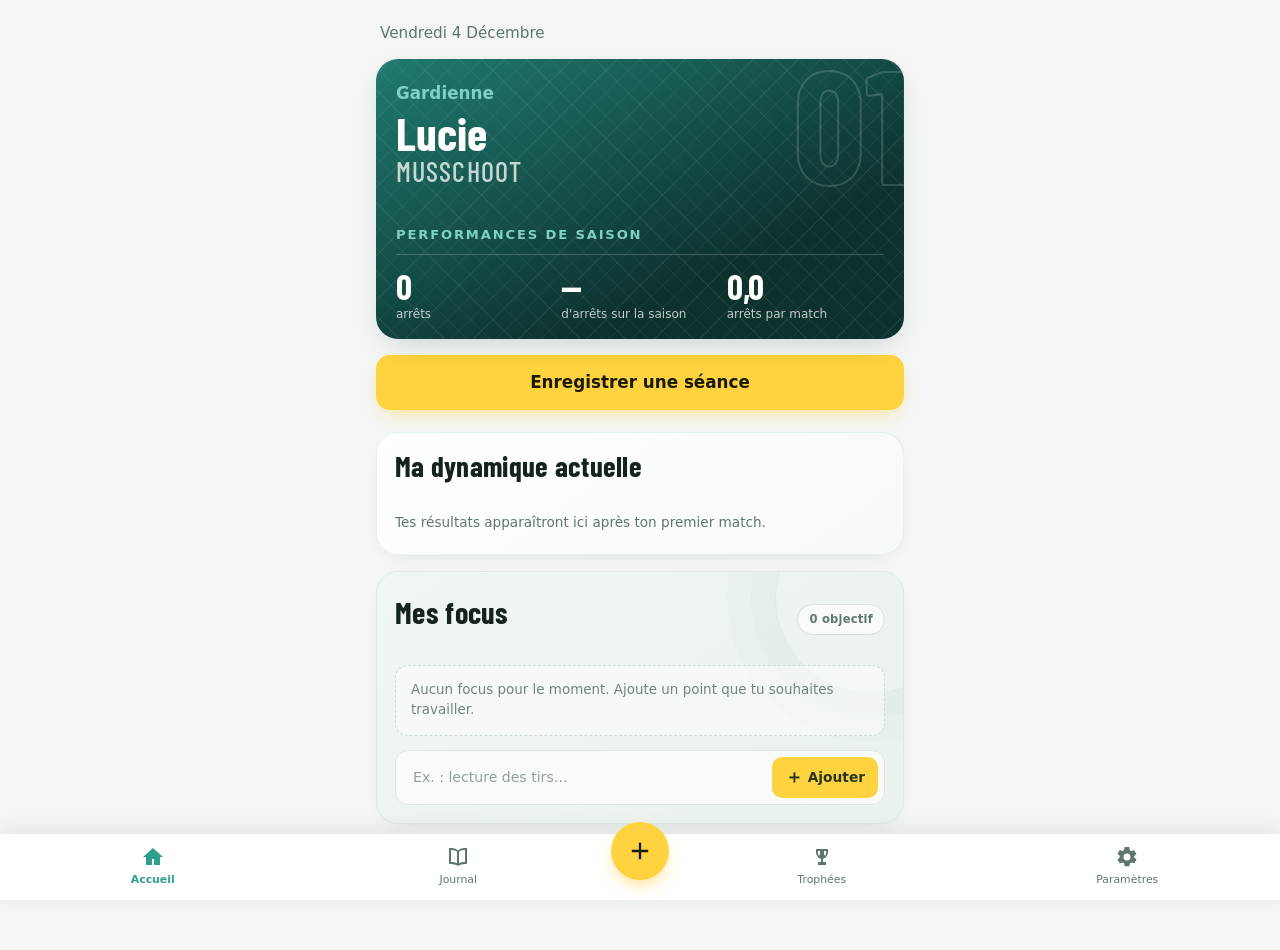
<file: index.html>
<!DOCTYPE html>
<html lang="fr">
<head>
  <meta charset="UTF-8">
  <meta name="viewport" content="width=device-width, initial-scale=1, viewport-fit=cover">
  <title>Accueil</title>
  <link rel="preconnect" href="https://fonts.googleapis.com">
  <link rel="preconnect" href="https://fonts.gstatic.com" crossorigin>
  <link href="https://fonts.googleapis.com/css2?family=Barlow+Condensed:wght@500;700&display=swap" rel="stylesheet">
  <link rel="stylesheet" href="v2.css">
  <link rel="manifest" href="manifest.json">
  <meta name="theme-color" content="#0d322e">
  <script src="app.js"></script>
  <script src="trophees.js"></script>
</head>
<body>
<main>
  <div class="topbar"><span class="date" id="dateDuJour"></span></div>

  <!-- Carte joueuse : recto identité et performances / verso progression -->
  <section class="player-card" id="playerCard" aria-label="Carte joueuse, toucher ou faire glisser pour la retourner">
    <div class="player-card-inner" id="playerCardInner">
      <div class="player-face player-front" id="playerFront">
        <span class="pc-number" id="pcNumero" aria-hidden="true">01</span>
        <div class="pc-id">
          <div class="pc-post" id="pcPoste">Gardienne</div>
          <h1 class="pc-name" id="pcNom"></h1>
        </div>
        <div class="pc-front-label">PERFORMANCES DE SAISON</div>
        <div class="pc-stats">
          <div><b id="totalArrets">0</b><span>arrêts</span></div>
          <div><b id="pourcentageMoyen">0 %</b><span>d'arrêts sur la saison</span></div>
          <div><b id="moyenneArrets">0</b><span>arrêts par match</span></div>
        </div>
      </div>
      <div class="player-face player-back" id="playerBack" aria-hidden="true" inert>
        <div class="pc-progress-main">
          <div class="xp-ring" role="img" id="xpRing"><svg viewBox="0 0 84 84"><circle class="bg" cx="42" cy="42" r="38"/><circle class="fg" id="xpArc" cx="42" cy="42" r="38"/></svg><div class="lvl"><div><b id="pcNiveau">1</b><br><span>niveau</span></div></div></div>
          <div class="pc-progress-copy"><h2 id="pcXpTitre"></h2><p id="pcXp" class="pc-xp"></p></div>
        </div>
        <div class="pc-goal-label" id="pcGoalLabel">Pour atteindre le niveau 2</div>
        <div class="pc-goals" id="pcGoals">
          <div class="goal"><b id="pcBackTrain">0</b><span>entraînements</span><em>+10 XP chacun</em></div>
          <i class="goal-or">ou</i>
          <div class="goal"><b id="pcBackMatch">0</b><span>matchs</span><em>+25 XP chacun</em></div>
        </div>
      </div>
    </div>
  </section>

  <button class="btn btn-main" id="ouvrirSeance" type="button">Enregistrer une séance</button>

  <section class="panel forme-panel">
    <div class="section-heading"><h2>Ma dynamique actuelle</h2></div>
    <div id="forme"></div>
  </section>

  <section class="panel focus-panel">
    <div class="focus-heading"><h2>Mes focus</h2><span class="focus-count" id="nombreFocus">0 objectif</span></div>
    <div id="listeFocus"></div>
    <div class="focus-add">
      <input type="text" id="nouveauFocus" placeholder="Ex. : lecture des tirs…" aria-label="Nouveau focus" maxlength="60">
      <button class="btn" type="button" id="ajouterFocus" aria-label="Ajouter ce focus"><span aria-hidden="true">＋</span> Ajouter</button>
    </div>
  </section>
</main>

<!-- Formulaire de séance -->
<div class="sheet" id="sheet">
  <form class="sheet-content" id="formulaireSeance" novalidate>
    <h2>Nouvelle séance</h2>

    <div class="field"><input type="date" id="dateSeance" required aria-label="Date"></div>

    <div class="seg">
      <label><input type="radio" name="typeSeance" value="entrainement" required><span>Entraînement</span></label>
      <label><input type="radio" name="typeSeance" value="match"><span>Match</span></label>
    </div>

    <div class="field"><select id="focusSeance" aria-label="Focus"><option value="">Choisir un focus</option></select></div>

    <div id="champsMatch" hidden>
      <div class="field">
        <select id="adversaire" aria-label="Adversaire">
          <option value="">Choisir un adversaire</option>
          <option>Arras</option><option>Auchel</option><option>Béthune</option>
          <option>Biache-Saint-Vaast</option><option>Calais</option><option>Carvin</option>
          <option>Givenchy-en-Gohelle</option><option>Libercourt / Noyelles</option>
          <option>Longuenesse</option><option>Opale Sud</option>
        </select>
      </div>
      <div class="field score">
        <input type="number" id="scoreNous" class="us" inputmode="numeric" min="0" aria-label="Notre score" placeholder="0">
        <i>–</i>
        <input type="number" id="scoreAdversaire" inputmode="numeric" min="0" aria-label="Score adverse" placeholder="0">
      </div>
      <div class="save-line">
        <input type="number" id="nombreArrets" inputmode="numeric" min="0" placeholder="0" aria-label="Nombre d'arrêts">
        <span>arrêts</span>
        <output id="statsArrets">—</output>
        <span>arrêtés</span>
      </div>
    </div>

    <div class="stars" id="ressenti" role="radiogroup" aria-label="Note de la séance">
      <button type="button" data-value="1" aria-label="1 étoile">★</button>
      <button type="button" data-value="2" aria-label="2 étoiles">★</button>
      <button type="button" data-value="3" aria-label="3 étoiles">★</button>
      <button type="button" data-value="4" aria-label="4 étoiles">★</button>
      <button type="button" data-value="5" aria-label="5 étoiles">★</button>
    </div>

    <textarea id="commentaire" placeholder="Un commentaire sur la séance ?"></textarea>

    <button class="btn" type="submit" style="margin-top:14px">Enregistrer</button>
    <button class="btn btn-ghost" type="button" id="fermerFormulaire">Annuler</button>
  </form>
</div>

<!-- Montée de niveau -->
<div class="levelup" id="levelup" role="dialog" aria-label="Montée de niveau">
  <div><h2>Niveau supérieur !</h2><div class="big" id="nouveauNiveau">2</div><p>Continue comme ça, gardienne !</p></div>
</div>

<script>
monterNav("home");
const $ = id => document.getElementById(id);

// ===== Date + carte joueuse =====
$("dateDuJour").textContent = new Date().toLocaleDateString("fr-FR", { weekday: "long", day: "numeric", month: "long" });
const p = Store.profil();
const [prenom, ...reste] = p.nom.split(" ");
$("pcNom").innerHTML = ""; 
$("pcNom").append(prenom);
const petit = document.createElement("small"); petit.textContent = reste.join(" "); $("pcNom").append(petit);
$("pcNumero").textContent = p.numero; $("pcPoste").textContent = p.poste;

function rendreCarte() {
  const xp = calculerXP(), n = infosNiveau(xp), st = statsSaison();
  $("pcNiveau").textContent = n.niveau;
  $("pcXpTitre").textContent = n.fin ? `${xp - n.debut} / ${n.fin - n.debut} XP` : "Niveau maximum";
  $("pcXp").textContent = n.fin ? `pour passer au niveau ${n.niveau + 1}` : "Bravo, tu as tout débloqué !";
  $("xpArc").style.strokeDashoffset = 238.76 * (1 - n.ratio);
  $("xpRing").setAttribute("aria-label", `Niveau ${n.niveau}`);
  $("totalArrets").textContent = st.arrets;
  $("pourcentageMoyen").textContent = st.nbMatchs ? fmt(st.pourcentage) + " %" : "—";
  $("moyenneArrets").textContent = fmt(st.moyenne);
  const restant = n.fin ? n.fin - xp : 0;
  $("pcBackTrain").textContent = n.fin ? Math.ceil(restant / 10) : "—";
  $("pcBackMatch").textContent = n.fin ? Math.ceil(restant / 25) : "—";
  $("pcGoalLabel").textContent = n.fin ? `Pour atteindre le niveau ${n.niveau + 1}` : "Niveau maximum atteint";
  $("pcGoals").hidden = !n.fin;

  // Forme : matchs récents
  const f = $("forme"), derniers = st.matchs.slice(-5);
  f.innerHTML = "";
  if (!derniers.length) { f.innerHTML = '<p class="empty">Tes résultats apparaîtront ici après ton premier match.</p>'; return; }
  const wrap = document.createElement("div"); wrap.className = "form-bars"; wrap.setAttribute("aria-label", "Pourcentage d’arrêts sur les cinq derniers matchs");
  derniers.forEach(s => {
    const pc = Number(s.match.pourcentageArrets || 0);
    const col = document.createElement("div"); col.className = "col" + (pc < st.pourcentage ? " low" : ""); col.setAttribute("aria-label", `${Math.round(pc)} % contre ${s.match.adversaire}`);
    const val = document.createElement("b"); val.textContent = Math.round(pc) + "%";
    const bar = document.createElement("div"); bar.className = "bar"; bar.style.height = "6px";
    const lab = document.createElement("span"); lab.textContent = s.match.adversaire;
    const zone = document.createElement("div"); zone.className = "col-chart"; zone.append(val, bar);
    col.append(zone, lab); wrap.append(col);
    requestAnimationFrame(() => setTimeout(() => bar.style.height = Math.max(6, pc * 0.6) + "px", 50));
  });
  f.append(wrap);
}

// ===== Focus =====
function lireFocus() { return Store.get("focus", []); }
function rendreFocus() {
  const liste = $("listeFocus"), focus = lireFocus();
  liste.innerHTML = "";
  const compteur = $("nombreFocus");
  compteur.textContent = `${focus.length} ${focus.length > 1 ? "objectifs" : "objectif"}`;
  if (!focus.length) {
    const vide = document.createElement("p");
    vide.className = "focus-empty";
    vide.textContent = "Aucun focus pour le moment. Ajoute un point que tu souhaites travailler.";
    liste.append(vide);
  }
  focus.forEach((nom, i) => {
    const l = document.createElement("article"); l.className = "focus-item";
    const s = document.createElement("strong"); s.className = "focus-name"; s.textContent = nom;
    const b = document.createElement("button"); b.type = "button"; b.className = "focus-delete"; b.textContent = "×"; b.setAttribute("aria-label", "Supprimer " + nom); b.title = "Supprimer ce focus";
    b.onclick = () => {
      if (!window.confirm(`Supprimer le focus « ${nom} » ?`)) return;
      const f = lireFocus(); f.splice(i, 1); Store.set("focus", f); rendreFocus();
    };
    l.append(s, b); liste.append(l);
  });
  const sel = $("focusSeance"); sel.innerHTML = '<option value="">Choisir un focus</option>';
  focus.forEach(nom => sel.append(new Option(nom, nom)));
}
$("ajouterFocus").onclick = () => {
  const nom = $("nouveauFocus").value.trim(), f = lireFocus();
  if (!nom) return toast("Écris un focus avant de l'ajouter");
  if (f.includes(nom)) return toast("Ce focus existe déjà");
  f.push(nom); Store.set("focus", f); $("nouveauFocus").value = ""; rendreFocus();
};
$("nouveauFocus").addEventListener("keydown", e => { if (e.key === "Enter") { e.preventDefault(); $("ajouterFocus").click(); } });

// ===== Formulaire =====
const form = $("formulaireSeance"), sheet = $("sheet"), etoiles = [...document.querySelectorAll("#ressenti button")];
let note = 0;

function majEtoiles(n) { note = n; etoiles.forEach(e => e.classList.toggle("active", Number(e.dataset.value) <= n)); }
etoiles.forEach(e => e.onclick = () => majEtoiles(Number(e.dataset.value)));

function modeMatch(actif) {
  $("champsMatch").hidden = !actif;
  ["adversaire", "scoreNous", "scoreAdversaire", "nombreArrets"].forEach(id => $(id).required = actif);
  if (!actif) { ["adversaire", "scoreNous", "scoreAdversaire", "nombreArrets"].forEach(id => $(id).value = ""); $("statsArrets").value = "—"; }
}
document.querySelectorAll('input[name="typeSeance"]').forEach(r => r.onchange = () => modeMatch(r.value === "match"));

function majPourcentage() {
  const a = $("nombreArrets").value, b = $("scoreAdversaire").value;
  if (a === "" || b === "") { $("statsArrets").value = "—"; return; }
  const t = Number(a) + Number(b);
  $("statsArrets").value = t ? fmt((a / t) * 100) + " %" : "0 %";
}
$("nombreArrets").oninput = majPourcentage; $("scoreAdversaire").oninput = majPourcentage;

function ouvrir() {
  form.reset(); majEtoiles(0); modeMatch(false);
  $("dateSeance").value = new Date().toLocaleDateString("sv-SE"); // AAAA-MM-JJ en heure locale
  sheet.classList.add("open"); document.body.classList.add("no-scroll");
}
function fermer() { sheet.classList.remove("open"); document.body.classList.remove("no-scroll"); }

$("ouvrirSeance").onclick = ouvrir;
document.querySelector(".bottom-nav .add").addEventListener("click", e => { e.preventDefault(); ouvrir(); });
$("fermerFormulaire").onclick = fermer;
sheet.addEventListener("click", e => { if (e.target === sheet) fermer(); });
document.addEventListener("keydown", e => { if (e.key === "Escape") { fermer(); $("levelup").classList.remove("open"); } });

if (new URLSearchParams(location.search).get("ouvrir") === "seance") { ouvrir(); history.replaceState({}, "", "index.html"); }

form.addEventListener("submit", e => {
  e.preventDefault();
  if (!form.reportValidity()) return;
  if (!note) return toast("Donne une note à ta séance");

  const type = form.elements.typeSeance.value;
  let match = null;
  if (type === "match") {
    const arrets = Number($("nombreArrets").value), encaisses = Number($("scoreAdversaire").value), tirs = arrets + encaisses;
    match = {
      adversaire: $("adversaire").value,
      score: `${$("scoreNous").value}-${encaisses}`,
      scoreNous: Number($("scoreNous").value), scoreAdversaire: encaisses,
      nombreArrets: arrets, pourcentageArrets: Number((tirs ? (arrets / tirs) * 100 : 0).toFixed(1))
    };
  }

  synchroniserTrophees(); // enregistre les trophées déjà acquis avant la séance
  const avant = infosNiveau(calculerXP()).niveau;
  const seances = Store.seances();
  seances.push({ id: crypto.randomUUID(), date: $("dateSeance").value, type, focus: $("focusSeance").value, note, commentaire: $("commentaire").value, match });
  Store.set("seances", seances);

  fermer(); rendreCarte();
  const apres = infosNiveau(calculerXP()).niveau;
  localStorage.setItem("dernierNiveauAffiche", apres);
  if (apres > avant) { $("nouveauNiveau").textContent = apres; $("levelup").classList.add("open"); }

  const nouveaux = synchroniserTrophees();
  if (nouveaux.length) toast("🏆 Trophée débloqué : " + nouveaux[0] + (nouveaux.length > 1 ? " (+" + (nouveaux.length - 1) + ")" : ""));
  else if (apres <= avant) toast("Séance enregistrée ✓");
});
$("levelup").onclick = () => $("levelup").classList.remove("open");

// Carte joueuse : le geste pilote la rotation de toute la carte (fond et décor compris).
const playerCard = $("playerCard");
const playerInner = $("playerCardInner");
let dragStartX = 0, dragStartY = 0, dragStartAngle = 0;
let cardPointerId = null, cardDragging = false;
let cardAngle = 0;
const clamp = (value, min, max) => Math.max(min, Math.min(max, value));

function appliquerAngle(angle, animate = false) {
  cardAngle = angle; // angle libre : la carte tourne dans les deux sens
  playerInner.style.setProperty("--card-angle", `${cardAngle}deg`);
  const flipped = Math.abs(Math.round(cardAngle / 180)) % 2 === 1;
  playerCard.classList.toggle("is-flipped", flipped);
  playerCard.classList.toggle("is-dragging", !animate);
  $("playerFront").setAttribute("aria-hidden", String(flipped));
  $("playerBack").setAttribute("aria-hidden", String(!flipped));
  $("playerFront").toggleAttribute("inert", flipped);
  $("playerBack").toggleAttribute("inert", !flipped);
}
function retournerCarte() {
  const k = Math.round(cardAngle / 180); // depuis le verso, on revient vers le recto
  appliquerAngle((k === 0 ? 1 : k > 0 ? k - 1 : k + 1) * 180, true);
}
playerCard.querySelectorAll("[data-flip]").forEach(btn => btn.addEventListener("click", e => {
  e.stopPropagation();
  retournerCarte();
}));

playerCard.addEventListener("pointerdown", e => {
  if (e.target.closest("button, a, input, select, textarea")) return;
  if (e.pointerType === "mouse" && e.button !== 0) return;
  cardPointerId = e.pointerId;
  dragStartX = e.clientX;
  dragStartY = e.clientY;
  dragStartAngle = cardAngle;
  cardDragging = false;
  try { playerCard.setPointerCapture(e.pointerId); } catch (_) {}
});
playerCard.addEventListener("pointermove", e => {
  if (e.pointerId !== cardPointerId) return;
  const dx = e.clientX - dragStartX;
  const dy = e.clientY - dragStartY;
  if (!cardDragging) {
    if (Math.abs(dx) < 5 || Math.abs(dx) < Math.abs(dy) * 1.1) return;
    cardDragging = true;
    playerCard.classList.add("is-dragging");
  }
  const degreesPerPixel = 180 / Math.max(180, playerCard.clientWidth * 0.72);
  appliquerAngle(dragStartAngle - dx * degreesPerPixel, false);
  if (e.cancelable) e.preventDefault();
});
function terminerGlissement(e) {
  if (e.pointerId !== cardPointerId) return;
  if (cardDragging) appliquerAngle(Math.round(cardAngle / 180) * 180, true);
  cardPointerId = null;
  cardDragging = false;
}
playerCard.addEventListener("pointerup", e => {
  const etaitUnTouche = e.pointerId === cardPointerId && !cardDragging; // pas de glissement : simple clic
  terminerGlissement(e);
  if (etaitUnTouche) retournerCarte();
});
playerCard.tabIndex = 0; // accessible au clavier
playerCard.addEventListener("keydown", e => {
  if ((e.key === "Enter" || e.key === " ") && e.target === playerCard) { e.preventDefault(); retournerCarte(); }
});
playerCard.addEventListener("pointercancel", terminerGlissement);
playerCard.addEventListener("lostpointercapture", e => {
  if (e.pointerId !== cardPointerId) return;
  if (cardDragging) appliquerAngle(Math.round(cardAngle / 180) * 180, true);
  cardPointerId = null;
  cardDragging = false;
});

rendreCarte(); rendreFocus();
</script>
</body>
</html>
</file>
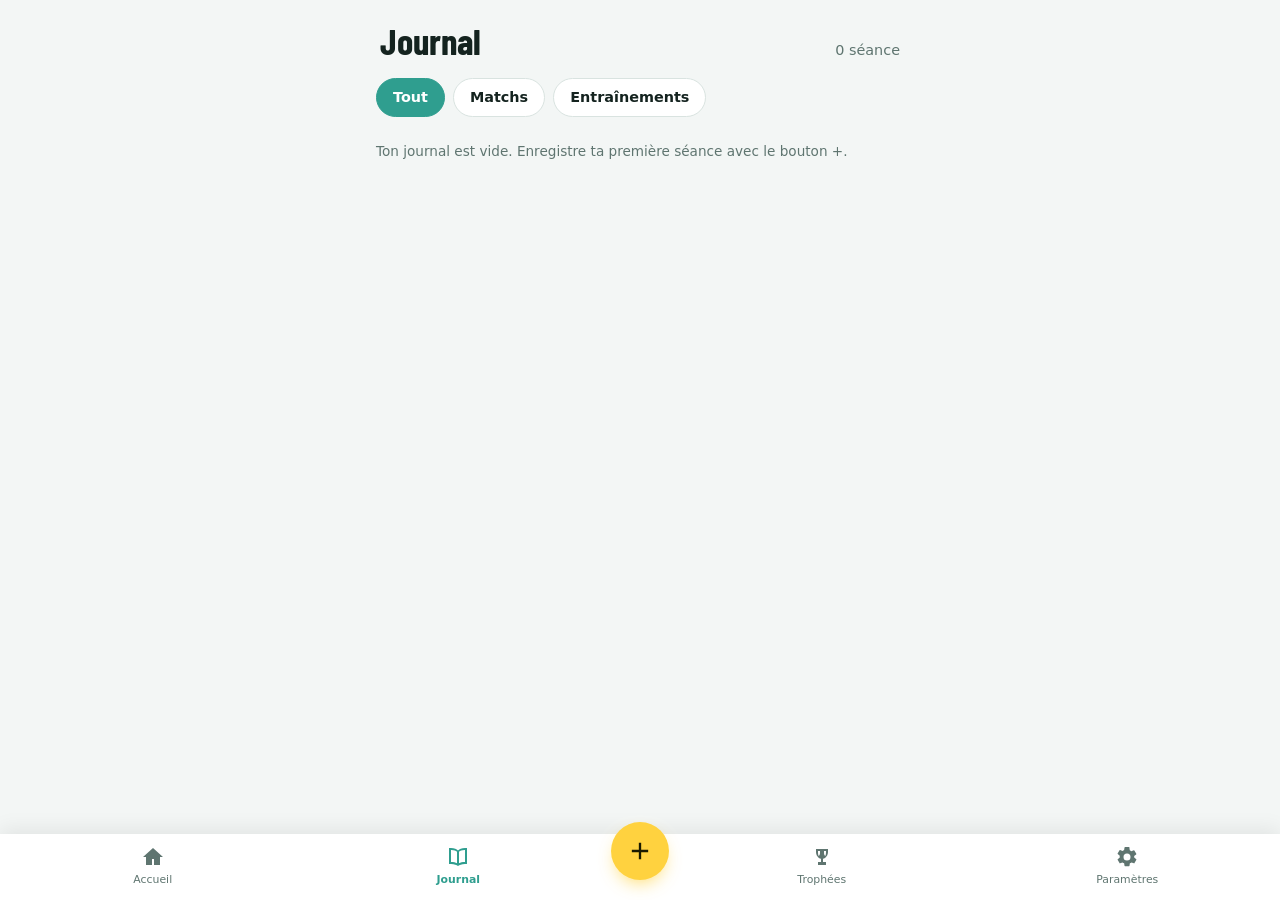
<file: journal.html>
<!DOCTYPE html>
<html lang="fr">
<head>
  <meta charset="UTF-8">
  <meta name="viewport" content="width=device-width, initial-scale=1, viewport-fit=cover">
  <title>Journal</title>
  <link rel="preconnect" href="https://fonts.googleapis.com">
  <link rel="preconnect" href="https://fonts.gstatic.com" crossorigin>
  <link href="https://fonts.googleapis.com/css2?family=Barlow+Condensed:wght@500;700&display=swap" rel="stylesheet">
  <link rel="stylesheet" href="v2.css">
  <link rel="manifest" href="manifest.json">
  <meta name="theme-color" content="#0d322e">
  <script src="app.js"></script>
</head>
<body>
<main>
  <div class="page-head"><h1>Journal</h1><span id="compte"></span></div>
  <div class="chips" role="group" aria-label="Filtrer les séances">
    <button class="chip" type="button" data-f="tous" aria-pressed="true">Tout</button>
    <button class="chip" type="button" data-f="match" aria-pressed="false">Matchs</button>
    <button class="chip" type="button" data-f="entrainement" aria-pressed="false">Entraînements</button>
  </div>
  <div id="liste"></div>
</main>

<div class="sheet" id="detail"><div class="sheet-content" id="detailContenu"></div></div>

<script>
monterNav("journal");
const $ = id => document.getElementById(id);
const el = (tag, cls, txt) => { const e = document.createElement(tag); if (cls) e.className = cls; if (txt !== undefined) e.textContent = txt; return e; };
const dateLoc = d => { const [y, m, j] = d.split("-").map(Number); return new Date(y, m - 1, j); };
const etoiles = n => "★".repeat(Number(n) || 0) + "☆".repeat(5 - (Number(n) || 0));

// Donne un identifiant aux anciennes séances (créées avant la V2)
let seances = Store.seances();
if (seances.some(s => !s.id)) { seances.forEach(s => { s.id = s.id || crypto.randomUUID(); }); Store.set("seances", seances); }
let filtre = "tous";

function carte(s, d) {
  const match = s.type === "match" && s.match;
  const issue = match ? (s.match.scoreNous > s.match.scoreAdversaire ? "v" : s.match.scoreNous < s.match.scoreAdversaire ? "d" : "n") : "";
  const b = el("button", "seance " + issue); b.type = "button";

  const jour = el("div", "jour", String(d.getDate()));
  jour.append(el("small", "", d.toLocaleDateString("fr-FR", { month: "short" })));

  const infos = el("div", "infos");
  infos.append(el("div", "titre", match ? "vs " + s.match.adversaire : "Entraînement"));
  infos.append(el("div", "sous", match ? `${s.match.nombreArrets} arrêts, ${fmt(s.match.pourcentageArrets, 0)} %` : (s.focus || "Sans focus")));

  const droite = el("div", "droite");
  if (match) {
    const sc = el("div", "sc"); const nous = el("b", "", s.match.scoreNous);
    sc.append(nous, " – " + s.match.scoreAdversaire); droite.append(sc);
  }
  droite.append(el("div", "mini-stars", etoiles(s.note)));

  b.append(jour, infos, droite);
  b.onclick = () => ouvrirDetail(s, d);
  return b;
}

function rendre() {
  const liste = $("liste"); liste.replaceChildren();
  const tri = seances.filter(s => filtre === "tous" || s.type === filtre)
    .sort((a, b) => a.date < b.date ? 1 : a.date > b.date ? -1 : 0);
  $("compte").textContent = tri.length + " séance" + (tri.length > 1 ? "s" : "");
  if (!tri.length) {
    liste.append(el("p", "empty", seances.length ? "Aucune séance de ce type." : "Ton journal est vide. Enregistre ta première séance avec le bouton +."));
    return;
  }
  let mois = "";
  tri.forEach(s => {
    const d = dateLoc(s.date), m = d.toLocaleDateString("fr-FR", { month: "long", year: "numeric" });
    if (m !== mois) { mois = m; liste.append(el("h2", "mois", m)); }
    liste.append(carte(s, d));
  });
}

document.querySelectorAll(".chip").forEach(c => c.onclick = () => {
  filtre = c.dataset.f;
  document.querySelectorAll(".chip").forEach(x => x.setAttribute("aria-pressed", x === c));
  rendre();
});

// ===== Fiche détail =====
function fermer() { $("detail").classList.remove("open"); document.body.classList.remove("no-scroll"); }

function ouvrirDetail(s, d) {
  const match = s.type === "match" && s.match, c = $("detailContenu");
  c.replaceChildren();
  c.append(el("h2", "", d.toLocaleDateString("fr-FR", { weekday: "long", day: "numeric", month: "long", year: "numeric" })));
  c.append(el("p", "empty", match ? "Match" : "Entraînement"));

  const dl = el("dl", "detail");
  const ligne = (k, v) => dl.append(el("dt", "", k), el("dd", "", v));
  ligne("Focus", s.focus || "Aucun");
  if (match) {
    ligne("Adversaire", s.match.adversaire);
    ligne("Score", s.match.scoreNous + " – " + s.match.scoreAdversaire);
    ligne("Arrêts", String(s.match.nombreArrets));
    ligne("Pourcentage d'arrêts", fmt(s.match.pourcentageArrets) + " %");
  }
  ligne("Note", etoiles(s.note));
  c.append(dl);
  if (s.commentaire) c.append(el("p", "comm", s.commentaire));

  const fermerBtn = el("button", "btn", "Fermer"); fermerBtn.type = "button"; fermerBtn.style.marginTop = "14px"; fermerBtn.onclick = fermer;
  const suppr = el("button", "btn btn-danger", "Supprimer cette séance"); suppr.type = "button";
  suppr.onclick = () => {
    if (!confirm("Supprimer cette séance ?")) return;
    seances = seances.filter(x => x.id !== s.id);
    Store.set("seances", seances);
    fermer(); rendre(); toast("Séance supprimée");
  };
  c.append(fermerBtn, suppr);

  $("detail").classList.add("open"); document.body.classList.add("no-scroll");
}
$("detail").addEventListener("click", e => { if (e.target === $("detail")) fermer(); });
document.addEventListener("keydown", e => { if (e.key === "Escape") fermer(); });

rendre();
</script>
</body>
</html>
</file>
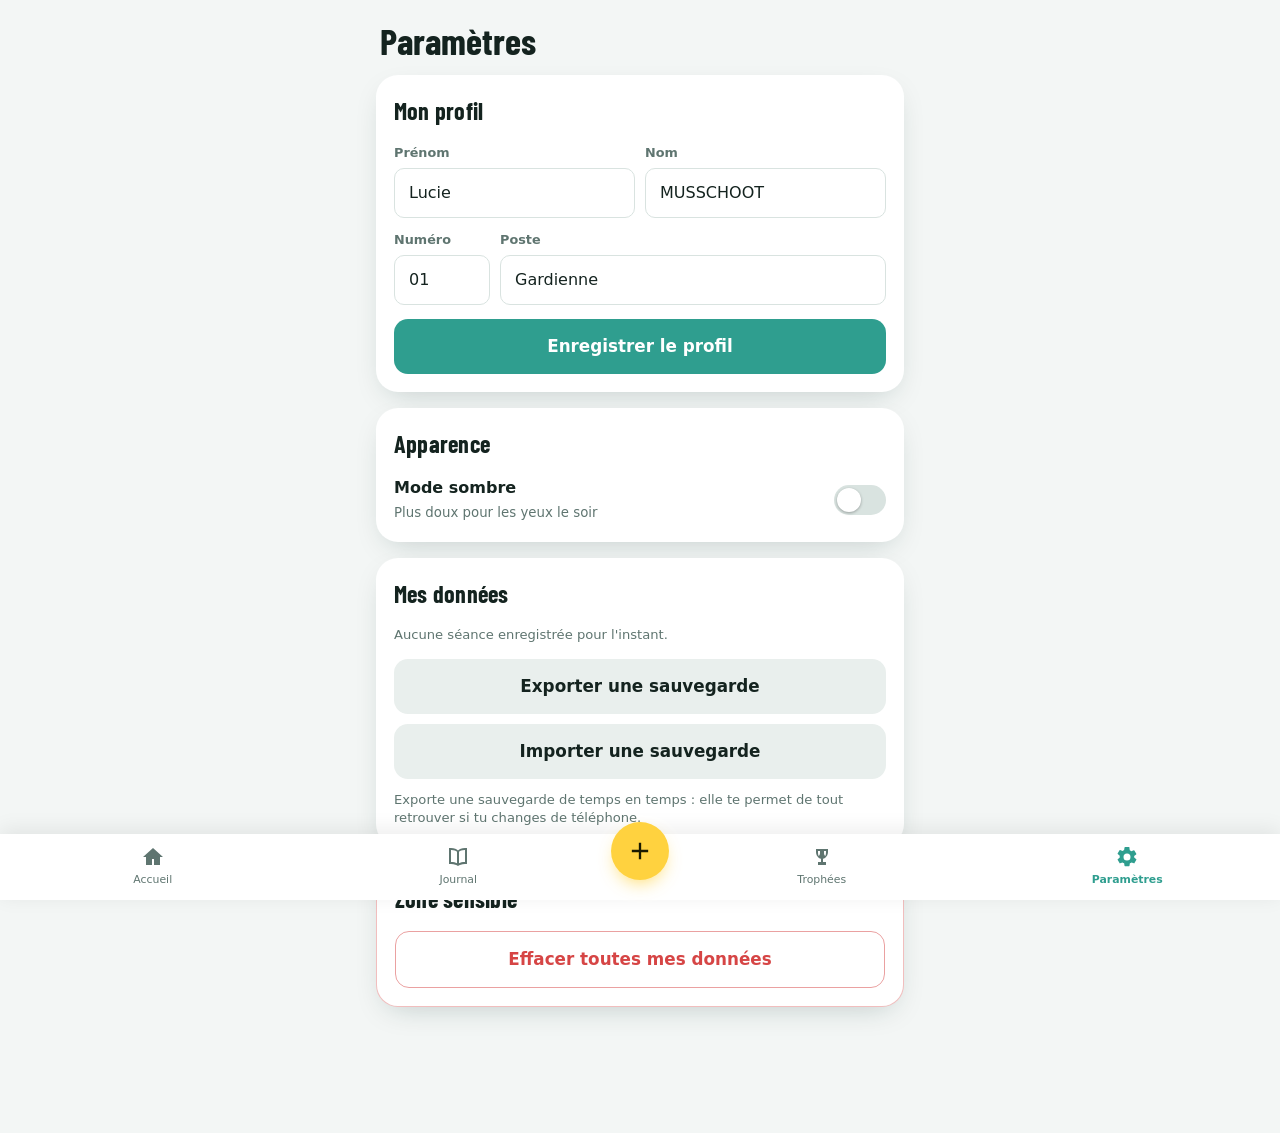
<file: parametres.html>
<!DOCTYPE html>
<html lang="fr">
<head>
  <meta charset="UTF-8">
  <meta name="viewport" content="width=device-width, initial-scale=1, viewport-fit=cover">
  <title>Paramètres</title>
  <link rel="preconnect" href="https://fonts.googleapis.com">
  <link rel="preconnect" href="https://fonts.gstatic.com" crossorigin>
  <link href="https://fonts.googleapis.com/css2?family=Barlow+Condensed:wght@500;700&display=swap" rel="stylesheet">
  <link rel="stylesheet" href="v2.css">
  <link rel="manifest" href="manifest.json">
  <meta name="theme-color" content="#0d322e">
  <script src="app.js"></script>
</head>
<body>
<main>
  <div class="page-head"><h1>Paramètres</h1></div>

  <section class="panel">
    <h2>Mon profil</h2>
    <form id="formProfil">
      <div class="grid-2">
        <div><label class="lab" for="prenom">Prénom</label><input id="prenom" required autocomplete="off"></div>
        <div><label class="lab" for="nom">Nom</label><input id="nom" autocomplete="off"></div>
      </div>
      <div class="grid-num">
        <div><label class="lab" for="numero">Numéro</label><input id="numero" inputmode="numeric" maxlength="3" autocomplete="off"></div>
        <div><label class="lab" for="poste">Poste</label><input id="poste" autocomplete="off"></div>
      </div>
      <button class="btn" type="submit">Enregistrer le profil</button>
    </form>
  </section>

  <section class="panel">
    <h2>Apparence</h2>
    <div class="setting-row">
      <div><b>Mode sombre</b><small>Plus doux pour les yeux le soir</small></div>
      <label class="switch"><input type="checkbox" id="modeSombre" aria-label="Mode sombre"><span class="slider"></span></label>
    </div>
  </section>

  <section class="panel">
    <h2>Mes données</h2>
    <p class="hint" style="margin:0 0 14px" id="resume"></p>
    <button class="btn btn-soft" type="button" id="exporter">Exporter une sauvegarde</button>
    <button class="btn btn-soft" type="button" id="importer">Importer une sauvegarde</button>
    <input type="file" id="fichierImport" accept="application/json,.json" hidden>
    <p class="hint" id="persist">Exporte une sauvegarde de temps en temps : elle te permet de tout retrouver si tu changes de téléphone.</p>
  </section>

  <section class="panel danger-zone">
    <h2>Zone sensible</h2>
    <button class="btn btn-danger" type="button" id="effacer">Effacer toutes mes données</button>
  </section>
</main>

<script>
monterNav("parametres");
const $ = id => document.getElementById(id);
const CLES = ["seances", "focus", "profil", "tropheesObtenus"];

// ===== Profil =====
function remplirProfil() {
  const p = Store.profil(), [prenom, ...nom] = p.nom.split(" ");
  $("prenom").value = prenom || ""; $("nom").value = nom.join(" ");
  $("numero").value = p.numero; $("poste").value = p.poste;
}
$("formProfil").addEventListener("submit", e => {
  e.preventDefault();
  Store.set("profil", {
    nom: ($("prenom").value.trim() + " " + $("nom").value.trim()).trim(),
    numero: $("numero").value.trim() || "00",
    poste: $("poste").value.trim() || "Gardienne"
  });
  toast("Profil enregistré ✓");
});

// ===== Mode sombre =====
$("modeSombre").checked = localStorage.getItem("modeSombre") === "true";
$("modeSombre").addEventListener("change", e => {
  localStorage.setItem("modeSombre", e.target.checked);
  document.documentElement.classList.toggle("dark", e.target.checked);
});

// ===== Données =====
function majResume() {
  const n = Store.seances().length;
  $("resume").textContent = n ? `${n} séance${n > 1 ? "s" : ""} enregistrée${n > 1 ? "s" : ""} sur cet appareil.` : "Aucune séance enregistrée pour l'instant.";
}

$("exporter").addEventListener("click", async () => {
  const data = {};
  CLES.forEach(k => { const v = Store.get(k, null); if (v !== null) data[k] = v; });
  const contenu = JSON.stringify({ app: "carnet-gardienne", version: 2, exporte: new Date().toISOString(), data }, null, 2);
  const nom = "sauvegarde-" + new Date().toLocaleDateString("sv-SE") + ".json";
  const fichier = new File([contenu], nom, { type: "application/json" });

  // Sur téléphone : feuille de partage (Fichiers, Drive, mail…). Sinon : téléchargement classique.
  if (navigator.canShare && navigator.canShare({ files: [fichier] })) {
    try { await navigator.share({ files: [fichier], title: "Sauvegarde" }); return; }
    catch (e) { if (e.name === "AbortError") return; }
  }
  const url = URL.createObjectURL(fichier), a = document.createElement("a");
  a.href = url; a.download = nom; document.body.append(a); a.click(); a.remove();
  setTimeout(() => URL.revokeObjectURL(url), 1000);
  toast("Sauvegarde exportée ✓");
});

$("importer").addEventListener("click", () => $("fichierImport").click());
$("fichierImport").addEventListener("change", async e => {
  const f = e.target.files[0]; e.target.value = "";
  if (!f) return;
  try {
    const json = JSON.parse(await f.text()), d = json.data || json;
    if (!Array.isArray(d.seances) || !d.seances.every(s => s && typeof s.date === "string" && (s.type === "match" || s.type === "entrainement"))) throw new Error("format");
    if (!confirm(`Remplacer tes données actuelles par cette sauvegarde (${d.seances.length} séance${d.seances.length > 1 ? "s" : ""}) ?`)) return;
    d.seances.forEach(s => { s.id = s.id || crypto.randomUUID(); });
    CLES.forEach(k => { if (d[k] !== undefined) Store.set(k, d[k]); });
    remplirProfil(); majResume(); toast("Sauvegarde importée ✓");
  } catch { toast("Ce fichier n'est pas une sauvegarde valide"); }
});

$("effacer").addEventListener("click", () => {
  if (prompt("Cette action est définitive. Pense à exporter une sauvegarde avant.\n\nTape EFFACER pour confirmer.") !== "EFFACER") return;
  CLES.forEach(k => localStorage.removeItem(k));
  localStorage.removeItem("dernierNiveauAffiche");
  remplirProfil(); majResume(); toast("Données effacées");
});

// Demande au navigateur de ne pas nettoyer les données automatiquement
if (navigator.storage && navigator.storage.persist) {
  navigator.storage.persist().then(ok => {
    if (ok) $("persist").textContent = "Tes données sont protégées contre le nettoyage automatique du navigateur. Une sauvegarde reste utile si tu changes de téléphone.";
  });
}

remplirProfil(); majResume();
</script>
</body>
</html>
</file>
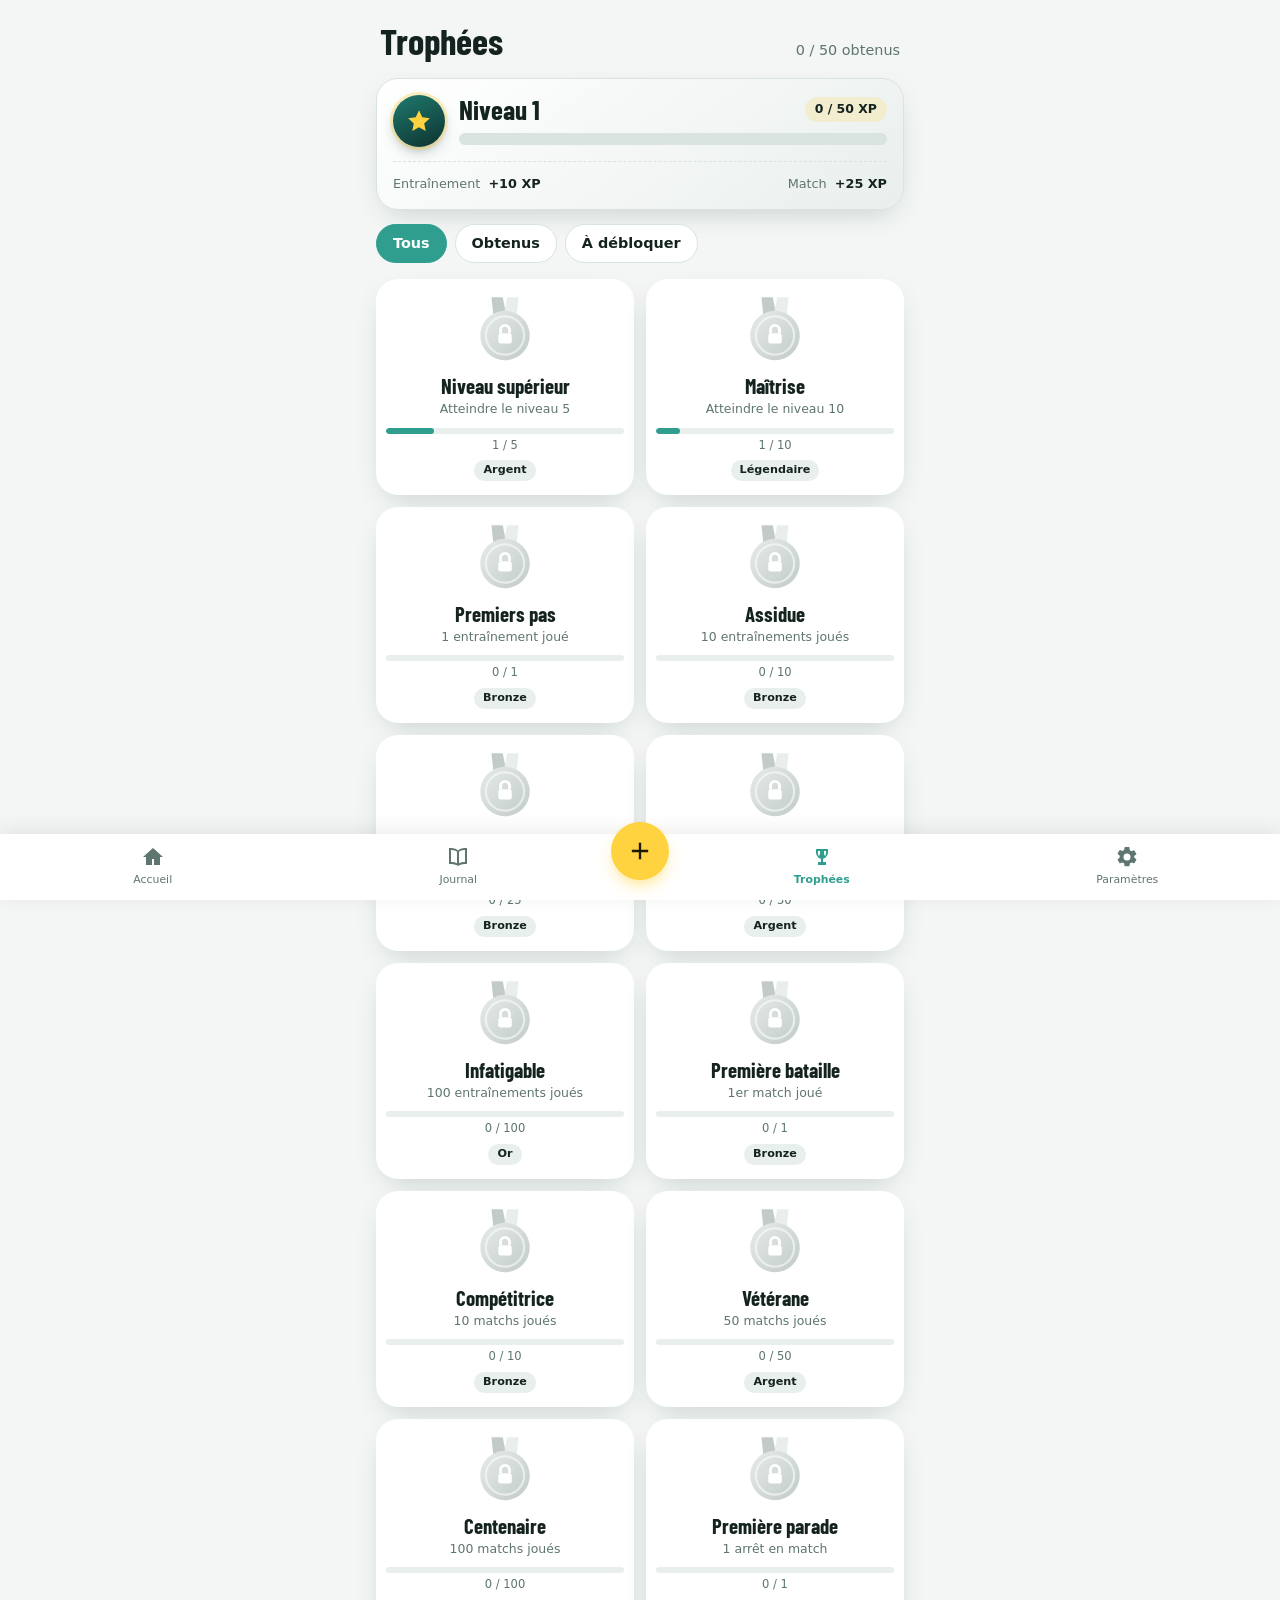
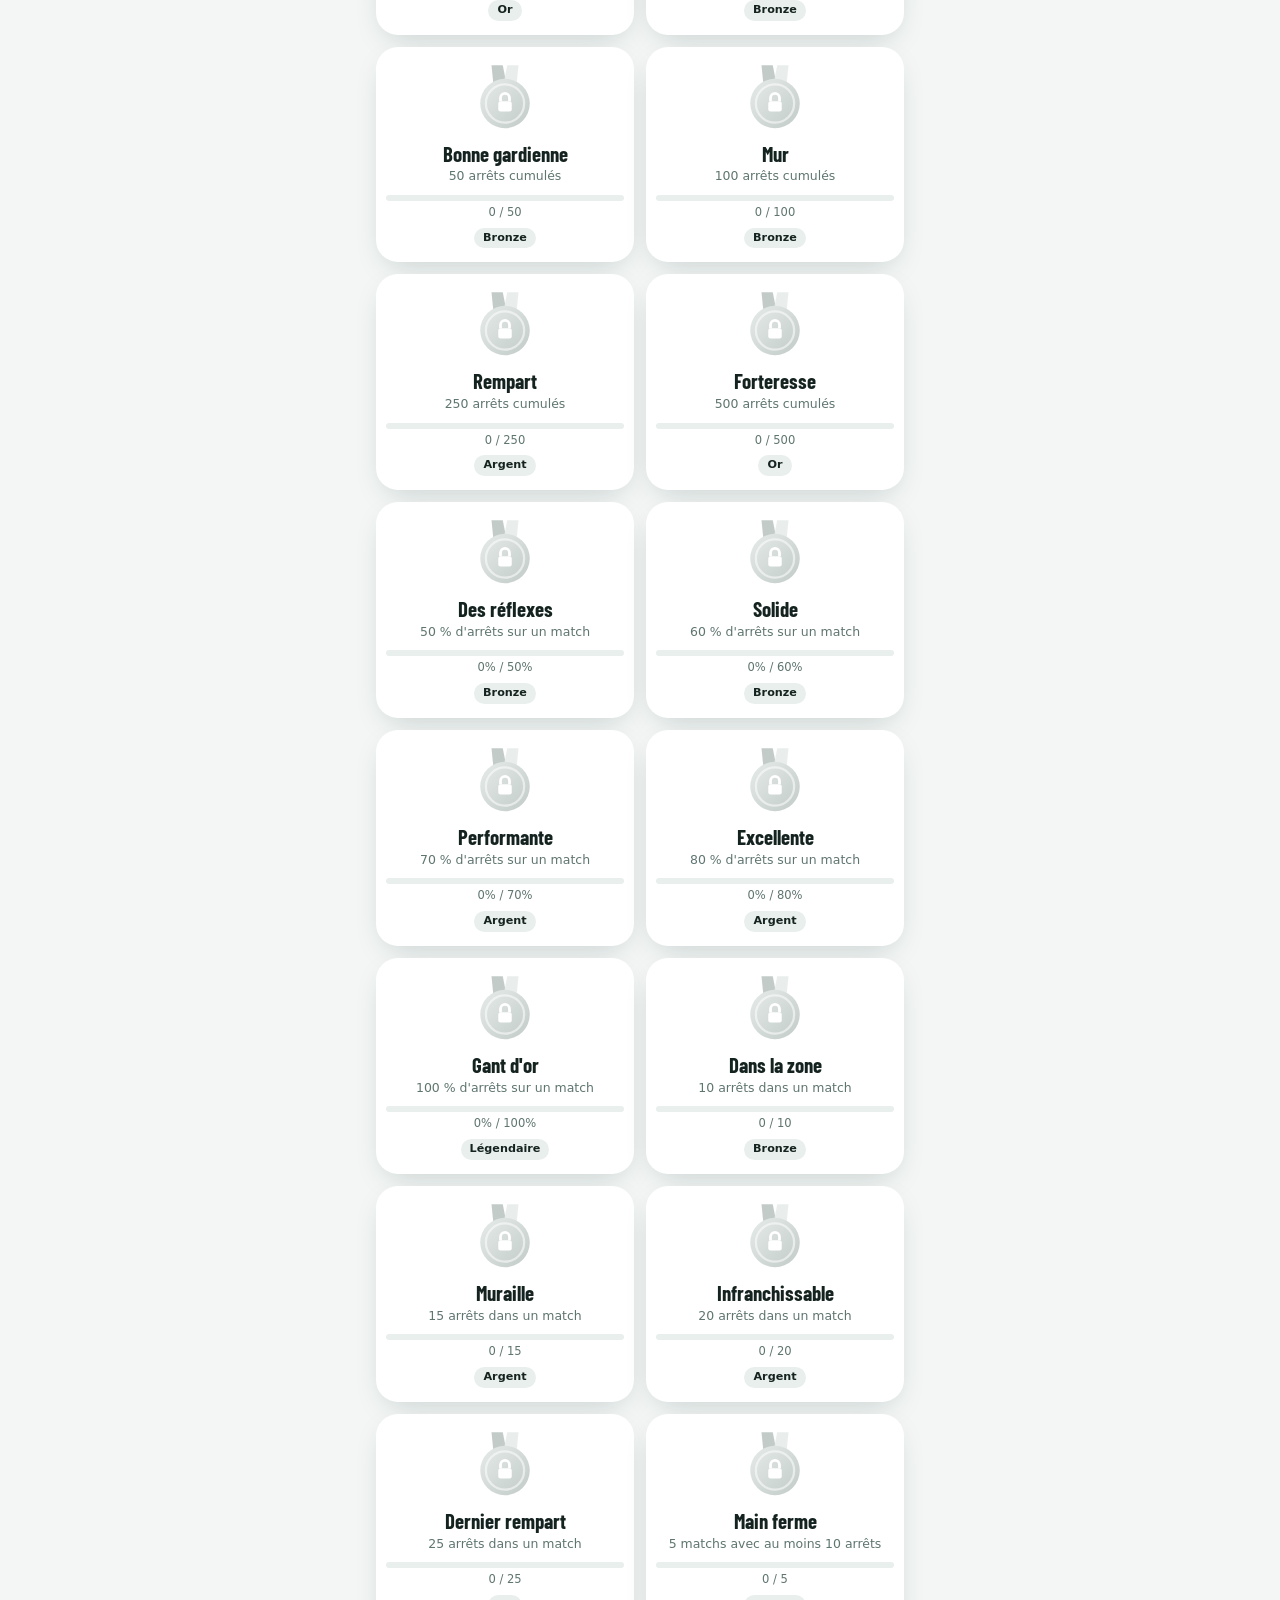
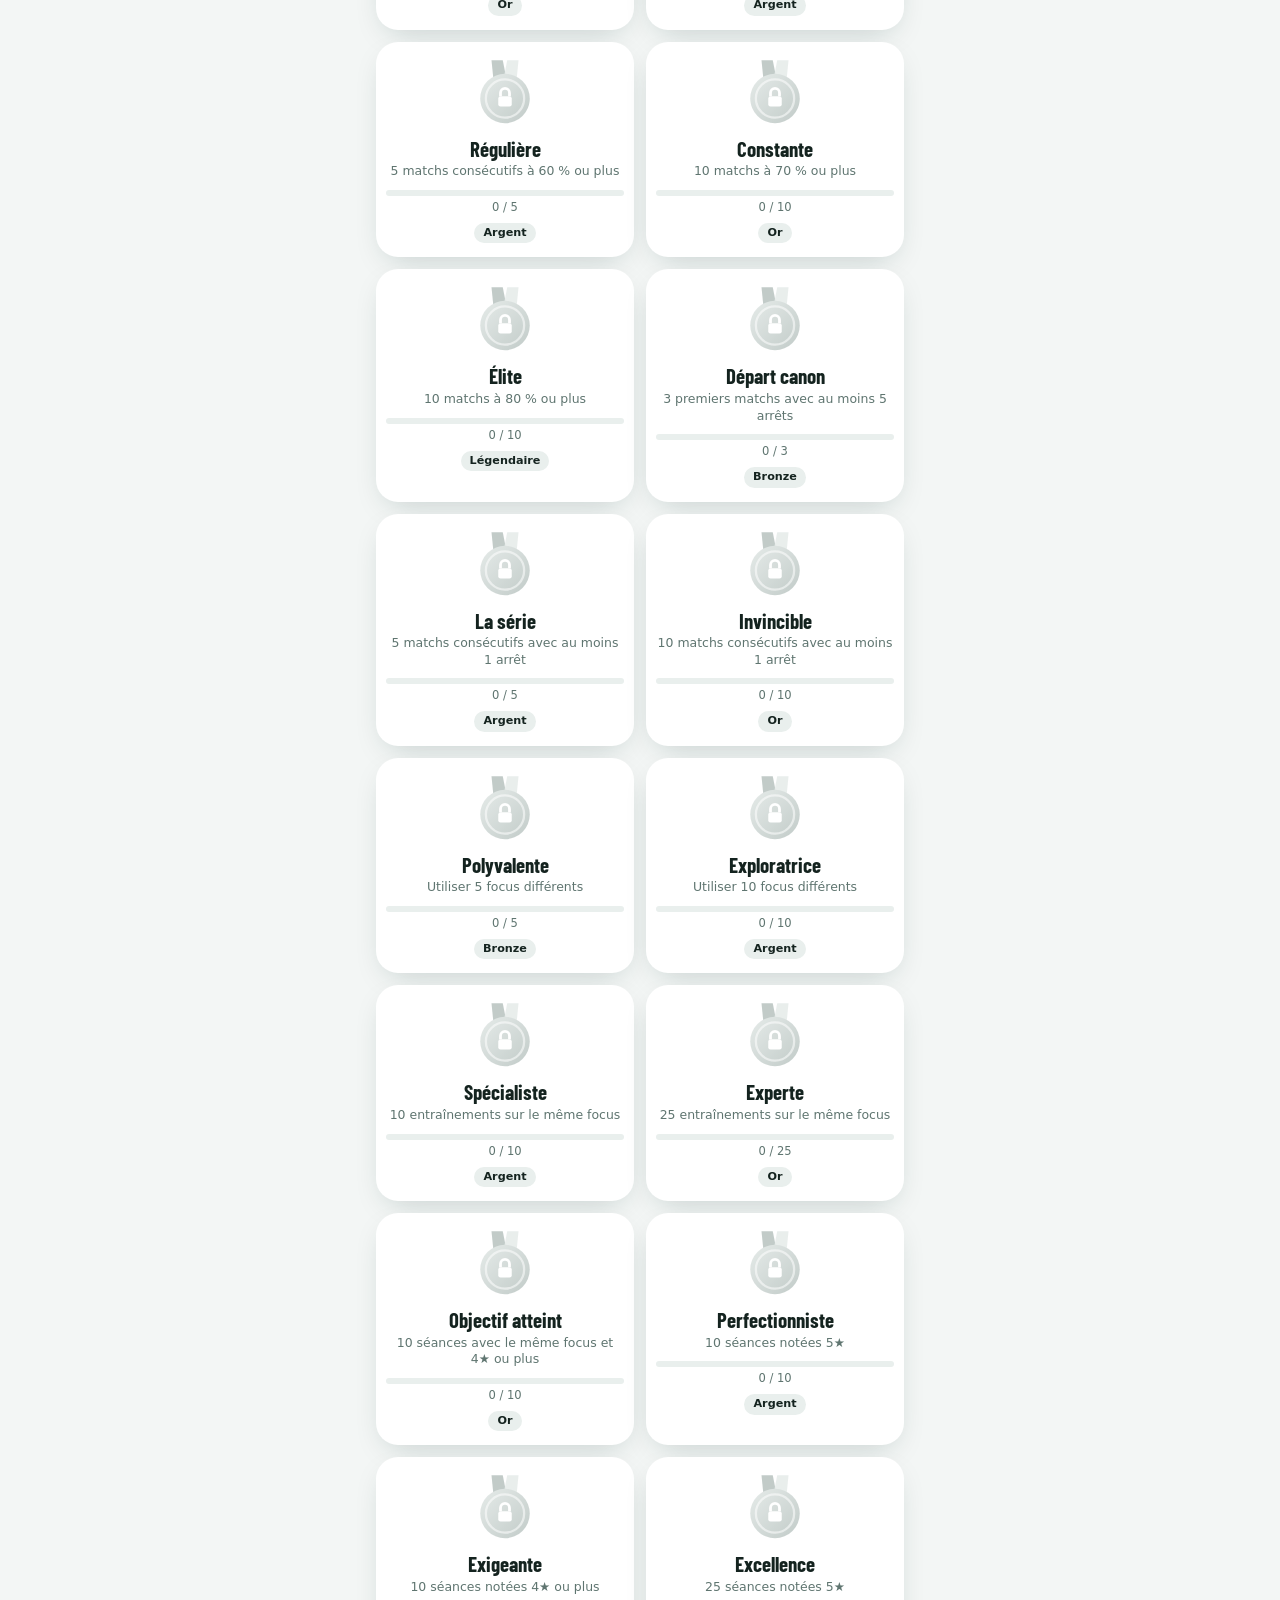
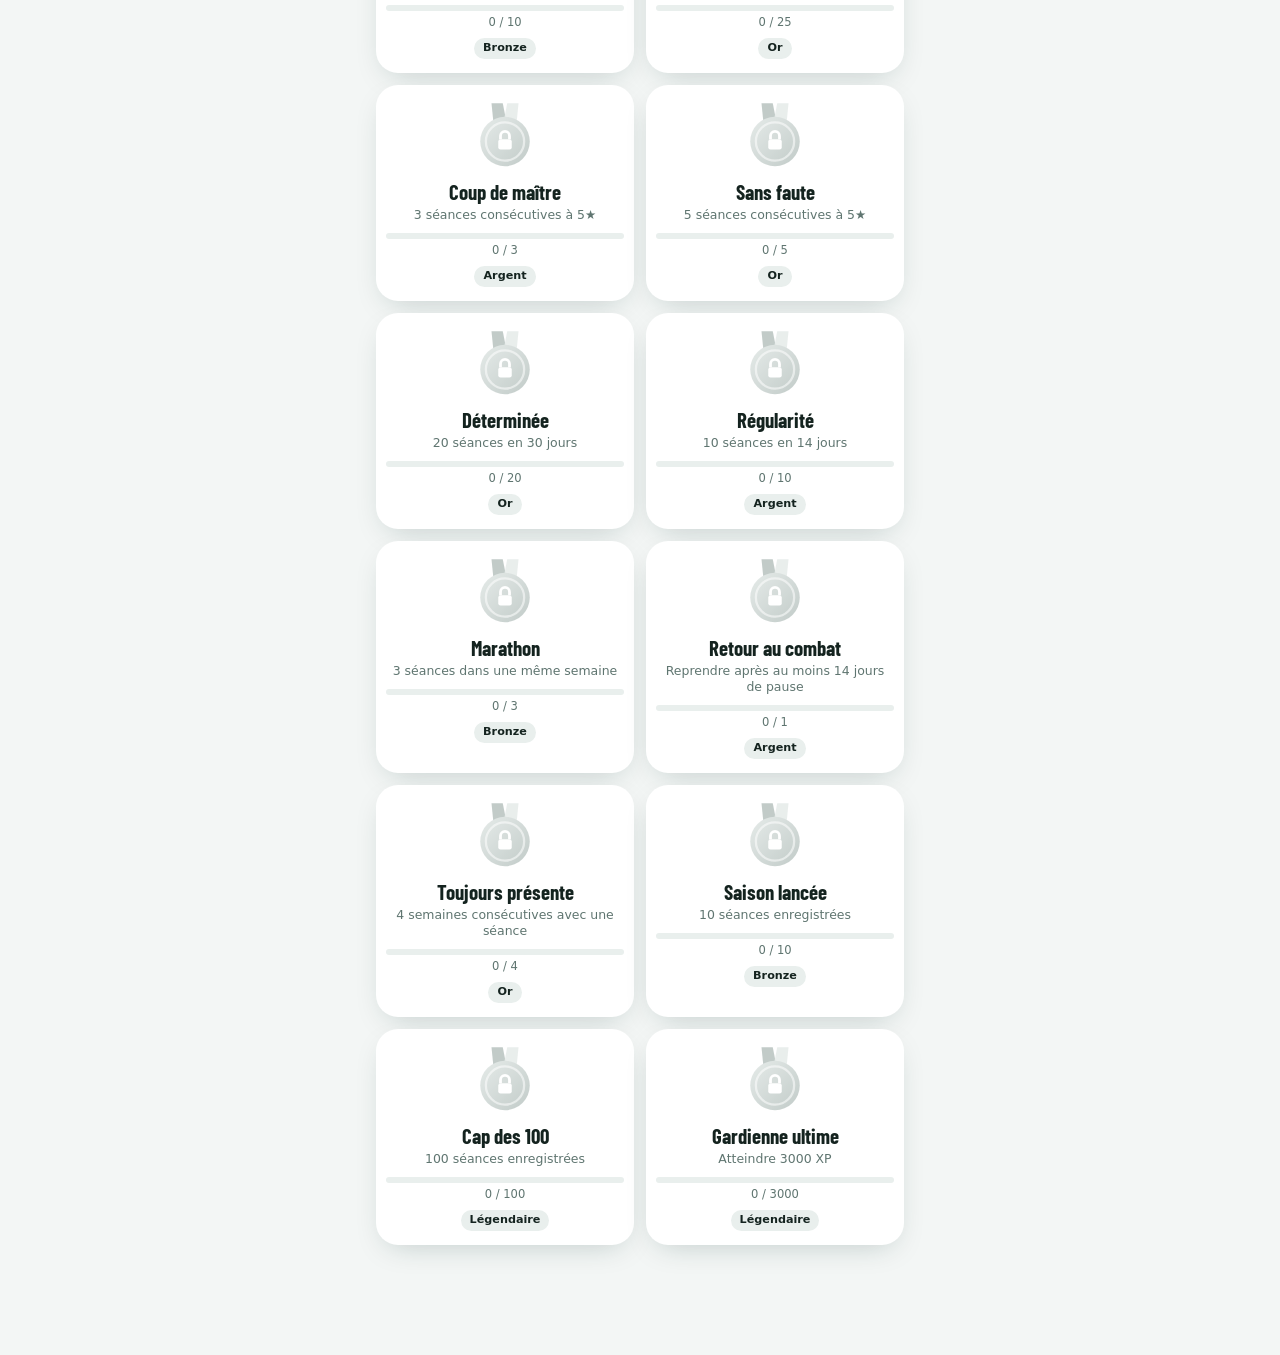
<file: trophees.html>
<!DOCTYPE html>
<html lang="fr">
<head>
  <meta charset="UTF-8">
  <meta name="viewport" content="width=device-width, initial-scale=1, viewport-fit=cover">
  <title>Trophées</title>
  <link rel="preconnect" href="https://fonts.googleapis.com">
  <link rel="preconnect" href="https://fonts.gstatic.com" crossorigin>
  <link href="https://fonts.googleapis.com/css2?family=Barlow+Condensed:wght@500;700&display=swap" rel="stylesheet">
  <link rel="stylesheet" href="v2.css">
  <link rel="manifest" href="manifest.json">
  <meta name="theme-color" content="#0d322e">
  <script src="app.js"></script>
  <script src="trophees.js"></script>
</head>
<body>
<main>
  <div class="page-head"><h1>Trophées</h1><span id="compte"></span></div>

  <section class="lvl-compact" aria-label="Mon niveau">
    <div class="lvl-top">
      <div class="lvl-icon" aria-hidden="true"><svg viewBox="0 0 24 24" width="26" height="26" fill="currentColor"><path d="M12 2l3 6.5 7 .9-5.2 4.8 1.4 7L12 17.8l-6.2 3.4 1.4-7L2 9.4l7-.9z"/></svg></div>
      <div class="lvl-body">
        <div class="lvl-line"><b id="lvlTitre">Niveau 1</b><span class="lvl-pill" id="lvlXp"></span></div>
        <div class="pbar"><i id="xpBarre" style="width:0"></i></div>
      </div>
    </div>
    <div class="lvl-gains"><span>Entraînement <b>+10 XP</b></span><span>Match <b>+25 XP</b></span></div>
  </section>

  <div class="chips" role="group" aria-label="Filtrer les trophées">
    <button class="chip" type="button" data-f="tous" aria-pressed="true">Tous</button>
    <button class="chip" type="button" data-f="obtenus" aria-pressed="false">Obtenus</button>
    <button class="chip" type="button" data-f="restants" aria-pressed="false">À débloquer</button>
  </div>

  <div class="t-grid" id="grille"></div>
</main>

<script>
monterNav("trophees");
const $ = id => document.getElementById(id);
const el = (tag, cls, txt) => { const e = document.createElement(tag); if (cls) e.className = cls; if (txt !== undefined) e.textContent = txt; return e; };

synchroniserTrophees(); // calcule les dates d'obtention manquantes
const obtenus = Store.get("tropheesObtenus", {});
const stats = calcStats(Store.seances());

// Niveau
const xp = stats.xp, n = infosNiveau(xp);
$("lvlTitre").textContent = "Niveau " + n.niveau;
$("lvlXp").textContent = n.fin ? `${xp - n.debut} / ${n.fin - n.debut} XP` : "Niveau maximum";
requestAnimationFrame(() => setTimeout(() => $("xpBarre").style.width = (n.ratio * 100) + "%", 50));

const liste = TROPHEES.map(([id, titre, sous, txp, cle, obj, unite = ""]) => {
  const actuel = Math.min(Number(stats[cle]) || 0, obj);
  return { id, titre, sous, r: rarete(txp), actuel, obj, unite, ok: !!obtenus[id], date: obtenus[id] || "", ratio: actuel / obj };
});
const nbObtenus = liste.filter(t => t.ok).length;
$("compte").textContent = `${nbObtenus} / ${liste.length} obtenus`;

let filtre = "tous";
function rendre() {
  const g = $("grille"); g.replaceChildren();
  const vus = liste.filter(t => filtre === "tous" || (filtre === "obtenus") === t.ok)
    .sort((a, b) => a.ok !== b.ok ? (a.ok ? -1 : 1) : a.ok ? (a.date < b.date ? 1 : -1) : b.ratio - a.ratio);

  vus.forEach((t, i) => {
    const c = el("article", "trophee " + t.r + (t.ok ? "" : " locked"));
    c.style.animationDelay = Math.min(i, 12) * 30 + "ms";
    const badge = el("div", "badge"); badge.innerHTML = badgeSVG(t.r, t.ok);
    c.append(badge, el("h3", "", t.titre), el("p", "", t.sous));
    if (t.ok) {
      const [y, m, j] = t.date.split("-").map(Number);
      const dt = new Date(y, m - 1, j);
      c.append(el("p", "date", "✓ " + dt.toLocaleDateString("fr-FR", { day: "numeric", month: "short", year: "numeric" })));
    } else {
      const barre = el("div", "pbar sm"), rempli = el("i"); rempli.style.width = Math.round(t.ratio * 100) + "%";
      barre.append(rempli);
      c.append(barre, el("p", "prog", `${t.actuel}${t.unite} / ${t.obj}${t.unite}`));
    }
    c.append(el("span", "rare", NOMS_RARETE[t.r]));
    g.append(c);
  });
}
document.querySelectorAll(".chip").forEach(c => c.onclick = () => {
  filtre = c.dataset.f;
  document.querySelectorAll(".chip").forEach(x => x.setAttribute("aria-pressed", x === c));
  rendre();
});
rendre();
</script>
</body>
</html>
</file>
<file: v2.css>
/* ===== V2 — design system ===== */
:root{
  --accent:#2f9e8f; --accent-2:#7fd1c4; --deep:#0d322e; --signal:#ffd23f;
  --bg:#f3f6f5; --surface:#fff; --surface-2:#e9efed; --text:#14231f; --muted:#5f7570; --line:#d9e3e0;
  --danger:#d64545;
  --r-lg:22px; --r-md:14px; --r-sm:10px;
  --shadow:0 10px 30px -12px rgba(13,50,46,.25);
  --f-display:"Barlow Condensed","Arial Narrow",system-ui,sans-serif;
  --f-body:system-ui,-apple-system,"Segoe UI",Roboto,sans-serif;
  color-scheme:light;
}
html.dark{
  --bg:#0b1513; --surface:#13221f; --surface-2:#1b2f2b; --text:#e8f1ee; --muted:#8fa8a2; --line:#24403a;
  --shadow:0 10px 30px -12px rgba(0,0,0,.6); color-scheme:dark;
}
*{box-sizing:border-box}
body{margin:0;background:var(--bg);color:var(--text);font-family:var(--f-body);line-height:1.5;-webkit-tap-highlight-color:transparent}
body.no-scroll{overflow:hidden}
button{font:inherit;cursor:pointer}
:focus-visible{outline:3px solid var(--signal);outline-offset:2px}
main{max-width:560px;margin:0 auto;padding:16px 16px 110px}
h2{font-family:var(--f-display);font-size:1.5rem;font-weight:700;margin:0 0 12px;letter-spacing:.01em}

.topbar{display:flex;justify-content:space-between;align-items:baseline;padding:6px 4px 14px}
.topbar .date{font-size:.95rem;color:var(--muted);text-transform:capitalize}

/* ===== Carte joueuse ===== */
.player-card{
  position:relative;overflow:hidden;border-radius:var(--r-lg);color:#fff;padding:22px 20px 18px;
  background:
    repeating-linear-gradient(45deg,rgba(255,255,255,.06) 0 1px,transparent 1px 16px),
    repeating-linear-gradient(-45deg,rgba(255,255,255,.06) 0 1px,transparent 1px 16px),
    linear-gradient(155deg,#1f7a6f 0%,#0d322e 70%);
  box-shadow:var(--shadow);
}
.player-card::after{content:none} /* Le reflet est désormais solidaire de l'objet 3D. */
@keyframes shine{to{background-position:-60% 0}}
.pc-number{
  position:absolute;right:-6px;top:-18px;font-family:var(--f-display);font-weight:700;font-size:10rem;line-height:1;
  color:transparent;-webkit-text-stroke:2px rgba(255,255,255,.16);user-select:none;
}
.pc-top{position:relative;display:flex;justify-content:space-between;align-items:flex-start;gap:12px}
.pc-id{min-width:0}
.pc-post{font-size:.85rem;color:var(--accent-2);font-weight:600}
.pc-name{font-family:var(--f-display);font-weight:700;font-size:2.9rem;line-height:1;margin:4px 0 0;overflow-wrap:anywhere}
.pc-name small{display:block;font-size:1.75rem;font-weight:500;color:rgba(255,255,255,.75);letter-spacing:.04em}
.xp-ring{position:relative;width:84px;height:84px;flex:none}
.xp-ring svg{width:100%;height:100%;transform:rotate(-90deg)}
.xp-ring circle{fill:none;stroke-width:7}
.xp-ring .bg{stroke:rgba(255,255,255,.18)}
.xp-ring .fg{stroke:var(--signal);stroke-linecap:round;stroke-dasharray:238.76;stroke-dashoffset:238.76;transition:stroke-dashoffset 1.1s .3s cubic-bezier(.2,.8,.2,1)}
.xp-ring .lvl{position:absolute;inset:0;display:grid;place-content:center;text-align:center;font-family:var(--f-display);line-height:1}
.xp-ring .lvl b{font-size:2rem}
.xp-ring .lvl span{font-size:.7rem;font-family:var(--f-body);color:rgba(255,255,255,.75)}
.pc-xp{position:relative;margin:14px 0 0;font-size:.85rem;color:rgba(255,255,255,.8)}
.pc-stats{position:relative;display:grid;grid-template-columns:repeat(3,1fr);gap:8px;margin-top:16px;padding-top:14px;border-top:1px solid rgba(255,255,255,.2)}
.pc-stats div{text-align:left}
.pc-stats b{display:block;font-family:var(--f-display);font-size:2.2rem;line-height:1;font-weight:700}
.pc-stats span{font-size:.75rem;color:rgba(255,255,255,.75);line-height:1.2;display:block;margin-top:2px}

/* ===== Boutons ===== */
.btn{display:block;width:100%;padding:15px;border:0;border-radius:var(--r-md);background:var(--accent);color:#fff;font-weight:700;font-size:1.05rem;transition:transform .15s,filter .15s}
.btn:active{transform:scale(.98)}
.btn:hover{filter:brightness(1.08)}
.btn-main{margin:16px 0 22px;background:var(--signal);color:#1a1a00;box-shadow:0 8px 20px -8px rgba(255,210,63,.7)}
.btn-ghost{background:none;color:var(--accent);margin-top:6px}

/* ===== Cartes de contenu ===== */
.panel{background:var(--surface);border-radius:var(--r-lg);padding:18px;margin-bottom:16px;box-shadow:var(--shadow)}
.form-bars{display:flex;align-items:flex-end;gap:10px;height:110px}
.form-bars .col{flex:1;display:flex;flex-direction:column;align-items:center;justify-content:flex-end;height:100%;gap:4px;font-size:.75rem;color:var(--muted)}
.form-bars .bar{width:100%;border-radius:8px 8px 4px 4px;background:var(--accent);min-height:6px;transition:height .8s cubic-bezier(.2,.8,.2,1)}
.form-bars .col.low .bar{background:var(--muted);opacity:.5}
.form-bars .col b{color:var(--text);font-size:.8rem}
.empty{color:var(--muted);margin:0}

/* ===== Ma dynamique ===== */
.forme-panel{position:relative;overflow:hidden;border:1px solid rgba(47,158,143,.12);background:linear-gradient(145deg,#fff 0%,#f6faf8 100%);box-shadow:0 8px 24px -18px rgba(13,50,46,.28)}
.section-heading{display:flex;align-items:center;justify-content:space-between;gap:12px;margin-bottom:14px}
.section-heading h2{margin:0;font-size:1.75rem;line-height:1.05}
.section-eyebrow{display:block;margin-bottom:4px;color:var(--accent);font-size:.62rem;font-weight:850;letter-spacing:.16em}
.section-period{padding:6px 10px;border-radius:999px;background:#eaf3ef;color:#54736a;font-size:.68rem;font-weight:750;white-space:nowrap}
.form-bars{display:flex;align-items:stretch;gap:10px;min-height:148px;padding:10px 4px 0}
.form-bars .col{position:relative;flex:1;display:flex;flex-direction:column;align-items:center;justify-content:flex-end;height:100%;gap:7px;min-width:0;font-size:.7rem;color:var(--muted)}
.form-bars .col b{order:0;color:var(--text);font-size:.78rem;font-weight:800;font-variant-numeric:tabular-nums}
.form-bars .bar{order:1;width:min(100%,44px);min-height:7px;border-radius:7px 7px 3px 3px;background:linear-gradient(180deg,#79c7b5 0%,#2f9e8f 100%);box-shadow:0 3px 8px rgba(47,158,143,.16);transition:height .8s cubic-bezier(.2,.8,.2,1)}
.form-bars .col.low .bar{background:linear-gradient(180deg,#c9d8d2 0%,#9db3aa 100%);box-shadow:none}
.form-bars .col span{order:2;width:100%;max-width:100%;overflow:visible;text-overflow:clip;white-space:normal;overflow-wrap:anywhere;text-align:center;line-height:1.15;font-size:.67rem;font-weight:650;color:#758982}
.empty{color:var(--muted);margin:0;padding:8px 0 3px;font-size:.85rem}

/* ===== Focus — panneau discret, même palette que le reste de l'accueil ===== */
.focus-panel{position:relative;overflow:hidden;color:var(--text);background:linear-gradient(145deg,#f0f6f2 0%,#eaf2ed 100%);border:1px solid #dce9e1;box-shadow:0 8px 24px -18px rgba(13,50,46,.25)}
.focus-panel::after{content:"";position:absolute;right:-64px;top:-70px;width:190px;height:190px;border:1px solid rgba(47,120,96,.08);border-radius:50%;box-shadow:0 0 0 24px rgba(47,120,96,.025),0 0 0 48px rgba(47,120,96,.018);pointer-events:none}
.focus-heading{position:relative;z-index:1;display:flex;align-items:center;justify-content:space-between;gap:12px;margin-bottom:16px}
.focus-heading h2{margin:0;color:var(--text);font-size:1.9rem;letter-spacing:.01em}
.focus-count{flex:none;padding:6px 11px;border:1px solid #d5e3da;border-radius:999px;background:rgba(255,255,255,.7);color:#5e796d;font-size:.72rem;font-weight:750;letter-spacing:.02em}
#listeFocus{position:relative;z-index:1;display:grid;grid-template-columns:repeat(2,minmax(0,1fr));gap:9px;margin:0 0 14px}
.focus-item{position:relative;display:flex;align-items:center;justify-content:space-between;gap:9px;min-width:0;min-height:66px;padding:13px 12px 13px 15px;border:1px solid rgba(68,112,88,.12);border-radius:14px;background:rgba(255,255,255,.84);box-shadow:0 3px 10px rgba(35,75,53,.035);transition:transform .18s,border-color .18s,box-shadow .18s}
.focus-item:hover{transform:translateY(-2px);border-color:rgba(47,158,143,.32);box-shadow:0 7px 16px rgba(35,75,53,.07)}
.focus-name{flex:1;min-width:0;color:#243a31;font-size:.93rem;line-height:1.32;font-weight:700;overflow-wrap:anywhere}
.focus-delete{flex:none;display:grid;place-items:center;width:26px;height:26px;margin:0;padding:0;border:0;border-radius:50%;background:#edf3ef;color:#82958b;font-size:1.05rem;line-height:1;transition:background .18s,color .18s}
.focus-delete:hover{background:#f8e9e7;color:var(--danger)}
.focus-delete:focus-visible{outline:2px solid var(--accent);outline-offset:2px}
.focus-empty{position:relative;z-index:1;grid-column:1/-1;margin:0;padding:14px 15px;border:1px dashed #cbdcd1;border-radius:13px;color:#71847a;font-size:.84rem;line-height:1.5;background:rgba(255,255,255,.45)}
.focus-add{position:relative;z-index:1;display:flex;align-items:stretch;gap:8px;padding:6px;border:1px solid #dce8df;border-radius:13px;background:rgba(255,255,255,.66)}
.focus-add input{min-width:0;padding:10px 11px;border:0;background:transparent;color:var(--text);font-size:.88rem;box-shadow:none}
.focus-add input::placeholder{color:#91a198}
.focus-add input:focus{border:0;box-shadow:none}
.focus-add .btn{display:flex;align-items:center;justify-content:center;gap:5px;flex:none;width:auto;min-width:42px;padding:9px 13px;border-radius:10px;background:var(--signal);color:#27351d;font-size:.86rem;font-weight:800}
.focus-add .btn span{font-size:1.15rem;line-height:1}
@media(max-width:370px){#listeFocus{grid-template-columns:1fr;gap:8px}.focus-item{min-height:58px}}

.row{display:flex;gap:8px}

/* ===== Champs ===== */
input,select,textarea{font:inherit;color:var(--text);background:var(--surface);border:1.5px solid var(--line);border-radius:var(--r-sm);padding:12px 14px;width:100%;outline:none}
input:focus,select:focus,textarea:focus{border-color:var(--accent);box-shadow:0 0 0 3px rgba(47,158,143,.2)}
.row .btn{width:auto;padding:12px 18px}

/* ===== Formulaire (bottom sheet) ===== */
.sheet{display:none;position:fixed;inset:0;z-index:200;background:rgba(5,15,13,.65);align-items:flex-end;justify-content:center}
.sheet.open{display:flex}
.sheet-content{background:var(--surface);width:100%;max-width:560px;max-height:92vh;overflow:auto;border-radius:var(--r-lg) var(--r-lg) 0 0;padding:22px 20px 26px;animation:up .28s ease-out}
@keyframes up{from{transform:translateY(40px);opacity:0}}
.sheet-content h2{margin-top:0}
.field{margin-bottom:12px}
.seg{display:grid;grid-template-columns:1fr 1fr;gap:8px;margin-bottom:12px}
.seg label{position:relative}
.seg input{position:absolute;opacity:0;inset:0}
.seg span{display:block;text-align:center;padding:12px;border:1.5px solid var(--line);border-radius:var(--r-sm);font-weight:600}
.seg input:checked+span{background:var(--accent);border-color:var(--accent);color:#fff}
.seg input:focus-visible+span{outline:3px solid var(--signal)}
.score{display:flex;align-items:center;justify-content:center;gap:14px}
.score input{width:72px;height:72px;text-align:center;font-family:var(--f-display);font-size:2.4rem;font-weight:700;padding:0}
.score .us{color:var(--accent)}
.score i{font-style:normal;font-size:2rem;color:var(--muted)}
.save-line{display:flex;align-items:baseline;gap:8px;margin:12px 0}
.save-line input{width:90px;font-weight:700;font-size:1.3rem}
.save-line output{font-family:var(--f-display);font-size:1.8rem;color:var(--accent);font-weight:700}
.stars{display:flex;gap:6px;margin:8px 0 12px}
.stars button{background:none;border:0;padding:2px;font-size:2rem;color:var(--line);transition:transform .12s,color .15s}
.stars button.active{color:var(--signal);text-shadow:0 1px 0 rgba(0,0,0,.15)}
.stars button:active{transform:scale(1.2)}
textarea{min-height:64px;resize:vertical}

/* ===== Navigation ===== */
.bottom-nav{position:fixed;inset:auto 0 0 0;z-index:100;display:flex;justify-content:space-around;align-items:center;height:66px;padding-bottom:env(safe-area-inset-bottom);background:var(--surface);box-shadow:0 -4px 20px rgba(0,0,0,.08)}
.bottom-nav a{flex:1;display:flex;flex-direction:column;align-items:center;gap:3px;color:var(--muted);text-decoration:none;font-size:.68rem}
.bottom-nav a.active{color:var(--accent);font-weight:700}
.bottom-nav .add{flex:0 0 58px;height:58px;border-radius:50%;background:var(--signal);color:#1a1a00;justify-content:center;transform:translateY(-16px);box-shadow:0 8px 18px -6px rgba(255,210,63,.8)}

/* ===== Toast & niveau ===== */
.toast{position:fixed;left:50%;bottom:90px;transform:translate(-50%,20px);background:var(--deep);color:#fff;padding:12px 20px;border-radius:30px;opacity:0;pointer-events:none;transition:.3s;z-index:400;font-weight:600}
.toast.show{opacity:1;transform:translate(-50%,0)}
.levelup{display:none;position:fixed;inset:0;z-index:300;place-content:center;text-align:center;color:#fff;background:rgba(5,15,13,.82);backdrop-filter:blur(10px)}
.levelup.open{display:grid}
.levelup .big{font-family:var(--f-display);font-size:7rem;line-height:1;font-weight:700;color:var(--signal);animation:pop .5s cubic-bezier(.2,1.4,.4,1)}
.levelup h2{font-size:2rem;margin:0}
@keyframes pop{from{transform:scale(.4);opacity:0}}

@media (prefers-reduced-motion:reduce){*,*::before,*::after{animation:none!important;transition:none!important}}

/* ===== Ajustements dédiés au thème sombre ===== */
html.dark .forme-panel{color:var(--text);background:linear-gradient(145deg,#172a26 0%,#13221f 100%);border-color:#29443d;box-shadow:0 8px 24px -18px rgba(0,0,0,.8)}
html.dark .section-heading h2{color:var(--text)}
html.dark .section-eyebrow{color:#72c7b5}
html.dark .section-period{background:#203a34;color:#b4d0c7}
html.dark .form-bars .col{color:var(--muted)}
html.dark .form-bars .col b{color:var(--text)}
html.dark .form-bars .col span{color:#a8beb6}
html.dark .form-bars .bar{background:linear-gradient(180deg,#79c7b5 0%,#329f8f 100%);box-shadow:0 3px 10px rgba(0,0,0,.22)}
html.dark .form-bars .col.low .bar{background:linear-gradient(180deg,#607c73 0%,#405b53 100%);opacity:1;box-shadow:none}
html.dark .empty{color:var(--muted)}
html.dark .focus-panel{color:var(--text);background:linear-gradient(145deg,#172a26 0%,#13221f 100%);border-color:#29443d;box-shadow:0 8px 24px -18px rgba(0,0,0,.8)}
html.dark .focus-panel::after{border-color:rgba(111,166,224,.28);box-shadow:0 0 0 24px rgba(111,166,224,.075),0 0 0 48px rgba(111,166,224,.045),0 0 0 72px rgba(111,166,224,.022)}
html.dark .focus-heading h2{color:var(--text)}
html.dark .focus-count{border-color:#36554c;background:#203a34;color:#b4d0c7}
html.dark .focus-item{border-color:#29443d;background:#1b2f2b;box-shadow:0 3px 10px rgba(0,0,0,.12)}
html.dark .focus-item:hover{border-color:#39796c;box-shadow:0 7px 16px rgba(0,0,0,.2)}
html.dark .focus-name{color:#e8f1ee}
html.dark .focus-delete{background:#29443d;color:#a8beb6}
html.dark .focus-delete:hover{background:#4a2929;color:#ffaaa5}
html.dark .focus-empty{border-color:#36554c;background:rgba(27,47,43,.65);color:#a8beb6}
html.dark .focus-add{border-color:#29443d;background:#10201d}
html.dark .focus-add input{color:var(--text)}
html.dark .focus-add input::placeholder{color:#829b93}
html.dark .focus-add .btn{background:var(--signal);color:#27351d}

/* Finition des graphiques : barres plus généreuses et noms complets */
@media(max-width:420px){.form-bars{gap:7px;min-height:156px}.form-bars .bar{width:min(100%,42px)}.form-bars .col span{font-size:.64rem;line-height:1.12}}


/* Ajustements de rythme et de proportions — Ma dynamique */
.section-heading{margin-bottom:5px}
.section-eyebrow{display:none}
.form-bars{gap:12px;min-height:124px;padding:0 2px 0}
.form-bars .col{gap:6px}
.form-bars .bar{width:min(100%,60px)}
.form-bars .col span{font-size:.7rem;line-height:1.18}
html.dark .section-heading h2{color:var(--text)}
@media(max-width:420px){
  .form-bars{gap:9px;min-height:126px;padding-top:0}
  .form-bars .bar{width:min(100%,56px)}
  .form-bars .col span{font-size:.67rem;line-height:1.16}
}

/* ===== Carte joueuse tactile recto-verso : tout le décor tourne avec la carte ===== */
.player-card{
  position:relative;padding:0;min-height:280px;perspective:1200px;
  touch-action:pan-y;user-select:none;-webkit-user-select:none;
  background:transparent;box-shadow:none;overflow:visible;isolation:isolate;
}
.player-card-inner{
  position:relative;min-height:280px;overflow:hidden;border-radius:var(--r-lg);
  transform-style:preserve-3d;transform:rotateY(var(--card-angle,0deg));
  transition:transform .48s cubic-bezier(.2,.75,.2,1);
  will-change:transform;isolation:isolate;
  background:
    repeating-linear-gradient(45deg,rgba(255,255,255,.06) 0 1px,transparent 1px 16px),
    repeating-linear-gradient(-45deg,rgba(255,255,255,.06) 0 1px,transparent 1px 16px),
    linear-gradient(155deg,#1f7a6f 0%,#0d322e 70%);
  box-shadow:var(--shadow);
}
.player-card-inner::after{
  content:"";position:absolute;inset:0;z-index:5;pointer-events:none;
  background:linear-gradient(115deg,transparent 40%,rgba(255,255,255,.14) 50%,transparent 60%);
  background-size:250% 100%;background-position:120% 0;
  animation:shine 1.6s .4s ease-out 1 forwards;
}
.player-card.is-dragging .player-card-inner{transition:none;cursor:grabbing}
.player-card:not(.is-dragging){cursor:grab}
.player-face{
  position:absolute;inset:0;min-height:280px;padding:22px 20px 18px;
  backface-visibility:hidden;-webkit-backface-visibility:hidden;
  border-radius:var(--r-lg);overflow:hidden;background:transparent;
}
.player-front{transform:rotateY(0deg)}
.player-back{display:flex;flex-direction:column;justify-content:space-between;transform:rotateY(180deg)}
.pc-flip-hint{position:relative;z-index:2;display:flex;align-items:center;gap:8px;margin:13px 0 0 auto;padding:5px 0;border:0;background:none;color:rgba(255,255,255,.72);font-size:.72rem;font-weight:700;letter-spacing:.02em}
.pc-flip-hint span{display:grid;place-items:center;width:23px;height:23px;border:1px solid rgba(255,255,255,.28);border-radius:50%;font-size:1rem}
.pc-back-top{display:flex;align-items:center;justify-content:space-between;gap:12px}
.pc-back-kicker{color:var(--accent-2);font-size:.72rem;font-weight:850;letter-spacing:.17em}
.pc-back-level{padding:6px 10px;border:1px solid rgba(255,255,255,.22);border-radius:99px;background:rgba(255,255,255,.08);font-size:.68rem;font-weight:800;letter-spacing:.08em}
.player-back h2{margin:13px 0 0;font-family:var(--f-display);font-size:2rem;line-height:1.05;color:#fff}
.pc-back-xp{margin:5px 0 0;color:rgba(255,255,255,.76);font-size:.88rem}
.pc-back-stats{display:grid;grid-template-columns:repeat(3,minmax(0,1fr));gap:9px;margin-top:18px;padding-top:15px;border-top:1px solid rgba(255,255,255,.2)}
.pc-back-stats div{min-width:0}
.pc-back-stats b{display:block;font-family:var(--f-display);font-size:2.2rem;line-height:1.05;color:#fff}
.pc-back-stats span{display:block;margin-top:3px;color:rgba(255,255,255,.72);font-size:.72rem;line-height:1.2}
@media(max-width:380px){.player-face{padding:19px 16px 15px}.player-card,.player-card-inner,.player-face{min-height:274px}.pc-back-stats b{font-size:1.9rem}}
@media(prefers-reduced-motion:reduce){.player-card-inner{transition:none}.player-card-inner::after{animation:none}}

/* Titres épurés et compteur des focus intégré au titre */
.section-heading{margin-bottom:9px}
.section-heading h2{font-size:1.8rem;line-height:1.05}
.focus-heading{margin-bottom:16px}
.focus-heading h2{display:block;margin:0}
.focus-count{display:inline-flex;align-items:center;padding:6px 11px;border:1px solid #d5e3da;border-radius:999px;background:rgba(255,255,255,.7);color:#5e796d;font-family:var(--f-body);font-size:.72rem;font-weight:750;letter-spacing:.02em}
html.dark .focus-count{padding:6px 11px;border:1px solid #36554c;background:#203a34;color:#b4d0c7}
.player-card,.player-card-inner,.player-face{min-height:280px}
@media(max-width:380px){.player-card,.player-card-inner,.player-face{min-height:274px}}

/* Carte joueuse : deux faces aux contenus complémentaires */
.player-front{display:flex;flex-direction:column;justify-content:flex-start}
.pc-id{position:relative;z-index:1;margin-top:15px;max-width:78%}
.pc-front-label{position:relative;margin-top:auto;padding-top:20px;color:var(--accent-2);font-size:.68rem;font-weight:850;letter-spacing:.14em}
.player-front .pc-stats{margin-top:10px}
.player-back{justify-content:flex-start}
.pc-back-xp-total{color:rgba(255,255,255,.82);font-size:.78rem;font-weight:700}
.pc-progress-main{display:flex;align-items:center;gap:17px;margin:20px 0 0}
.pc-progress-main .xp-ring{width:90px;height:90px}
.pc-progress-copy{min-width:0;flex:1}
.player-back .pc-progress-copy h2{margin:0;font-size:1.65rem}
.player-back .pc-xp{margin:7px 0 0;font-size:.8rem;line-height:1.3}
.player-back .pc-back-stats{margin-top:auto;padding-top:14px}
.player-back .pc-flip-hint{margin-top:10px}
@media(max-width:380px){.pc-id{margin-top:10px}.pc-progress-main{gap:12px;margin-top:14px}.pc-progress-main .xp-ring{width:78px;height:78px}.player-back .pc-progress-copy h2{font-size:1.45rem}.pc-front-label{padding-top:14px}}

/* ===== Pages Journal & Trophées ===== */
.page-head{display:flex;align-items:baseline;justify-content:space-between;padding:6px 4px 16px}
.page-head h1{font-family:var(--f-display);font-size:2.3rem;margin:0;line-height:1}
.page-head span{color:var(--muted);font-size:.9rem}
.chips{display:flex;gap:8px;margin-bottom:12px;overflow-x:auto;padding-bottom:4px}
.chip{border:1.5px solid var(--line);background:var(--surface);color:var(--text);border-radius:99px;padding:8px 16px;font-weight:600;font-size:.9rem;white-space:nowrap}
.chip[aria-pressed=true]{background:var(--accent);border-color:var(--accent);color:#fff}
.pbar{height:10px;background:var(--surface-2);border-radius:9px;overflow:hidden;margin:8px 0 4px}
.pbar i{display:block;height:100%;background:var(--accent);border-radius:9px;transition:width .9s cubic-bezier(.2,.8,.2,1)}
.pbar.sm{height:6px;margin-top:10px}

/* Journal */
.mois{font-family:var(--f-display);font-size:1.25rem;color:var(--muted);margin:22px 4px 8px;text-transform:capitalize}
.seance{position:relative;display:flex;align-items:center;gap:14px;width:100%;text-align:left;background:var(--surface);border:0;border-radius:var(--r-md);padding:14px 16px 14px 22px;margin-bottom:8px;box-shadow:var(--shadow);color:var(--text);overflow:hidden}
.seance::before{content:"";position:absolute;left:0;top:0;bottom:0;width:6px;background:var(--line)}
.seance.v::before{background:var(--accent)}
.seance.n::before{background:var(--signal)}
.seance.d::before{background:var(--danger)}
.seance .jour{font-family:var(--f-display);font-size:1.7rem;line-height:1;min-width:36px;text-align:center}
.seance .jour small{display:block;font-family:var(--f-body);font-size:.7rem;color:var(--muted)}
.seance .infos{flex:1;min-width:0}
.seance .titre{font-weight:700;overflow:hidden;text-overflow:ellipsis;white-space:nowrap}
.seance .sous{font-size:.82rem;color:var(--muted)}
.seance .droite{text-align:right}
.seance .sc{font-family:var(--f-display);font-size:1.7rem;font-weight:700;line-height:1}
.seance .sc b{color:var(--accent)}
.mini-stars{color:var(--signal);font-size:.8rem;letter-spacing:2px}
.detail{display:grid;grid-template-columns:auto 1fr;gap:8px 16px;margin:12px 0}
.detail dt{color:var(--muted)}
.detail dd{margin:0;font-weight:600;text-align:right}
.comm{background:var(--surface-2);border-radius:var(--r-sm);padding:12px 14px;margin:0 0 6px;white-space:pre-wrap;overflow-wrap:anywhere}
.btn-danger{background:none;color:var(--danger);margin-top:0}

/* Trophées */
.lvl-panel .row2{display:flex;justify-content:space-between;align-items:baseline}
.lvl-panel b{font-family:var(--f-display);font-size:1.7rem;color:var(--accent)}
.lvl-panel span{font-size:.85rem;color:var(--muted)}
.t-grid{display:grid;grid-template-columns:1fr 1fr;gap:12px}
.trophee{background:var(--surface);border-radius:var(--r-lg);padding:16px 10px 14px;text-align:center;box-shadow:var(--shadow);animation:up .35s ease-out backwards}
.trophee .badge{width:72px;height:72px;margin:0 auto 8px}
.trophee.locked .badge{opacity:.6}
.trophee.legendaire:not(.locked) .badge{filter:drop-shadow(0 0 10px rgba(127,209,196,.9))}
.trophee h3{font-family:var(--f-display);font-size:1.3rem;margin:0;line-height:1.1}
.trophee p{margin:3px 0 0;font-size:.78rem;color:var(--muted);line-height:1.3}
.rare{display:inline-block;margin-top:8px;font-size:.7rem;font-weight:700;padding:2px 9px;border-radius:99px;background:var(--surface-2)}
.trophee .date{color:var(--accent);font-weight:600;margin-top:6px}
.trophee .prog{font-size:.72rem;color:var(--muted);margin-top:4px}

/* ===== Journal : victoire en vrai vert ===== */
:root{--win:#2fae5e}
html.dark{--win:#4cd07d}
.seance.v::before{background:var(--win)}

/* ===== Trophées : bloc niveau ===== */
.lvl-compact{margin-bottom:14px;padding:16px;border-radius:var(--r-lg);box-shadow:var(--shadow);background:linear-gradient(145deg,var(--surface) 0%,var(--surface-2) 100%);border:1px solid var(--line)}
.lvl-top{display:flex;align-items:center;gap:14px}
.lvl-icon{flex:none;display:grid;place-items:center;width:52px;height:52px;border-radius:50%;color:var(--signal);background:linear-gradient(155deg,#1f7a6f,#0d322e);box-shadow:0 0 0 3px rgba(255,210,63,.35),0 6px 16px -6px rgba(13,50,46,.6)}
.lvl-body{flex:1;min-width:0}
.lvl-line{display:flex;justify-content:space-between;align-items:center;gap:8px}
.lvl-line b{font-family:var(--f-display);font-size:1.7rem;line-height:1}
.lvl-pill{padding:3px 10px;border-radius:99px;background:rgba(255,210,63,.2);color:var(--text);font-size:.78rem;font-weight:700;font-variant-numeric:tabular-nums}
.lvl-compact .pbar{height:12px;margin:10px 0 0;background:var(--line)}
.lvl-compact .pbar i{background:linear-gradient(90deg,#f5b800,var(--signal));box-shadow:0 0 12px rgba(255,210,63,.55)}
.lvl-gains{display:flex;justify-content:space-between;gap:8px;margin-top:14px;padding-top:12px;border-top:1px dashed var(--line);font-size:.8rem;color:var(--muted)}
.lvl-gains b{color:var(--text);font-weight:800;margin-left:4px}

/* ===== Carte joueuse : correctif du retournement =====
   Un overflow / isolation sur l'élément 3D l'« aplatit » : le recto apparaissait inversé.
   Le décor et le reflet sont donc portés par chaque face. */
.player-card-inner{overflow:visible;isolation:auto;background:none;box-shadow:none;border-radius:0}
.player-card-inner::after{content:none}
.player-face{
  background:
    repeating-linear-gradient(45deg,rgba(255,255,255,.06) 0 1px,transparent 1px 16px),
    repeating-linear-gradient(-45deg,rgba(255,255,255,.06) 0 1px,transparent 1px 16px),
    linear-gradient(155deg,#1f7a6f 0%,#0d322e 70%);
  box-shadow:var(--shadow);
}
.player-face::after{
  content:"";position:absolute;inset:0;z-index:5;pointer-events:none;
  background:linear-gradient(115deg,transparent 40%,rgba(255,255,255,.14) 50%,transparent 60%);
  background-size:250% 100%;background-position:120% 0;animation:shine 1.6s .4s ease-out 1 forwards;
}
.player-back .pc-back-stats{grid-template-columns:repeat(2,minmax(0,1fr))}

/* ===== Paramètres ===== */
.panel h2{margin-bottom:14px}
.setting-row{display:flex;align-items:center;justify-content:space-between;gap:12px}
.setting-row b{display:block}
.setting-row small{color:var(--muted)}
.switch{position:relative;flex:none;width:52px;height:30px}
.switch input{position:absolute;inset:0;width:100%;height:100%;margin:0;padding:0;border:0;opacity:0;cursor:pointer;z-index:1}
.switch .slider{position:absolute;inset:0;border-radius:99px;background:var(--line);transition:background .25s}
.switch .slider::before{content:"";position:absolute;top:3px;left:3px;width:24px;height:24px;border-radius:50%;background:#fff;box-shadow:0 1px 3px rgba(0,0,0,.3);transition:transform .25s}
.switch input:checked+.slider{background:var(--accent)}
.switch input:checked+.slider::before{transform:translateX(22px)}
.switch input:focus-visible+.slider{outline:3px solid var(--signal);outline-offset:2px}
.lab{display:block;margin-bottom:6px;font-size:.8rem;font-weight:600;color:var(--muted)}
.grid-2{display:grid;grid-template-columns:1fr 1fr;gap:10px;margin-bottom:12px}
.grid-num{display:grid;grid-template-columns:96px 1fr;gap:10px;margin-bottom:14px}
.btn-soft{background:var(--surface-2);color:var(--text);margin-bottom:10px}
.btn-soft:last-of-type{margin-bottom:0}
.hint{margin:12px 0 0;color:var(--muted);font-size:.82rem;line-height:1.4}
.danger-zone{border:1.5px solid rgba(214,69,69,.35)}
.danger-zone .btn-danger{border:1.5px solid rgba(214,69,69,.5)}

/* ===== Carte joueuse : accent jaune au recto, verso enrichi ===== */
.player-back .pc-progress-main,.player-back .pc-goal-label,.player-back .pc-goals{position:relative;z-index:1}
.player-back .pc-progress-main{margin-top:0}
.pc-goal-label{margin-top:auto;padding-top:14px;color:var(--accent-2);font-size:.82rem;font-weight:700}
.pc-goals{display:grid;grid-template-columns:1fr auto 1fr;align-items:center;gap:8px;margin-top:10px}
.pc-goals[hidden]{display:none}
.goal{min-width:0;padding:11px 12px 12px;border:1px solid rgba(255,255,255,.18);border-radius:14px;background:rgba(255,255,255,.08)}
.goal b{display:block;font-family:var(--f-display);font-size:2.1rem;line-height:1;color:#fff}
.goal span{display:block;margin-top:2px;font-size:.78rem;font-weight:700;color:rgba(255,255,255,.9)}
.goal em{display:inline-block;margin-top:6px;padding:2px 8px;border-radius:99px;background:rgba(255,210,63,.16);color:var(--signal);font-style:normal;font-size:.68rem;font-weight:800}
.goal-or{font-style:normal;font-size:.72rem;color:rgba(255,255,255,.6)}

/* ===== Recto : bloc identité remonté, textes agrandis ===== */
.pc-id{margin-top:0}
.pc-post{font-size:1.05rem}
.pc-front-label{font-size:.82rem;padding-top:24px}

/* ===== Ma dynamique : barres alignées sur la même ligne de base, noms libres de s'étendre ===== */
.form-bars{align-items:flex-start;height:auto;min-height:0;padding:0 2px}
.form-bars .col{height:auto;justify-content:flex-start;gap:8px}
.form-bars .col-chart{display:flex;flex-direction:column;align-items:center;justify-content:flex-end;gap:7px;width:100%;height:92px}
</file>
